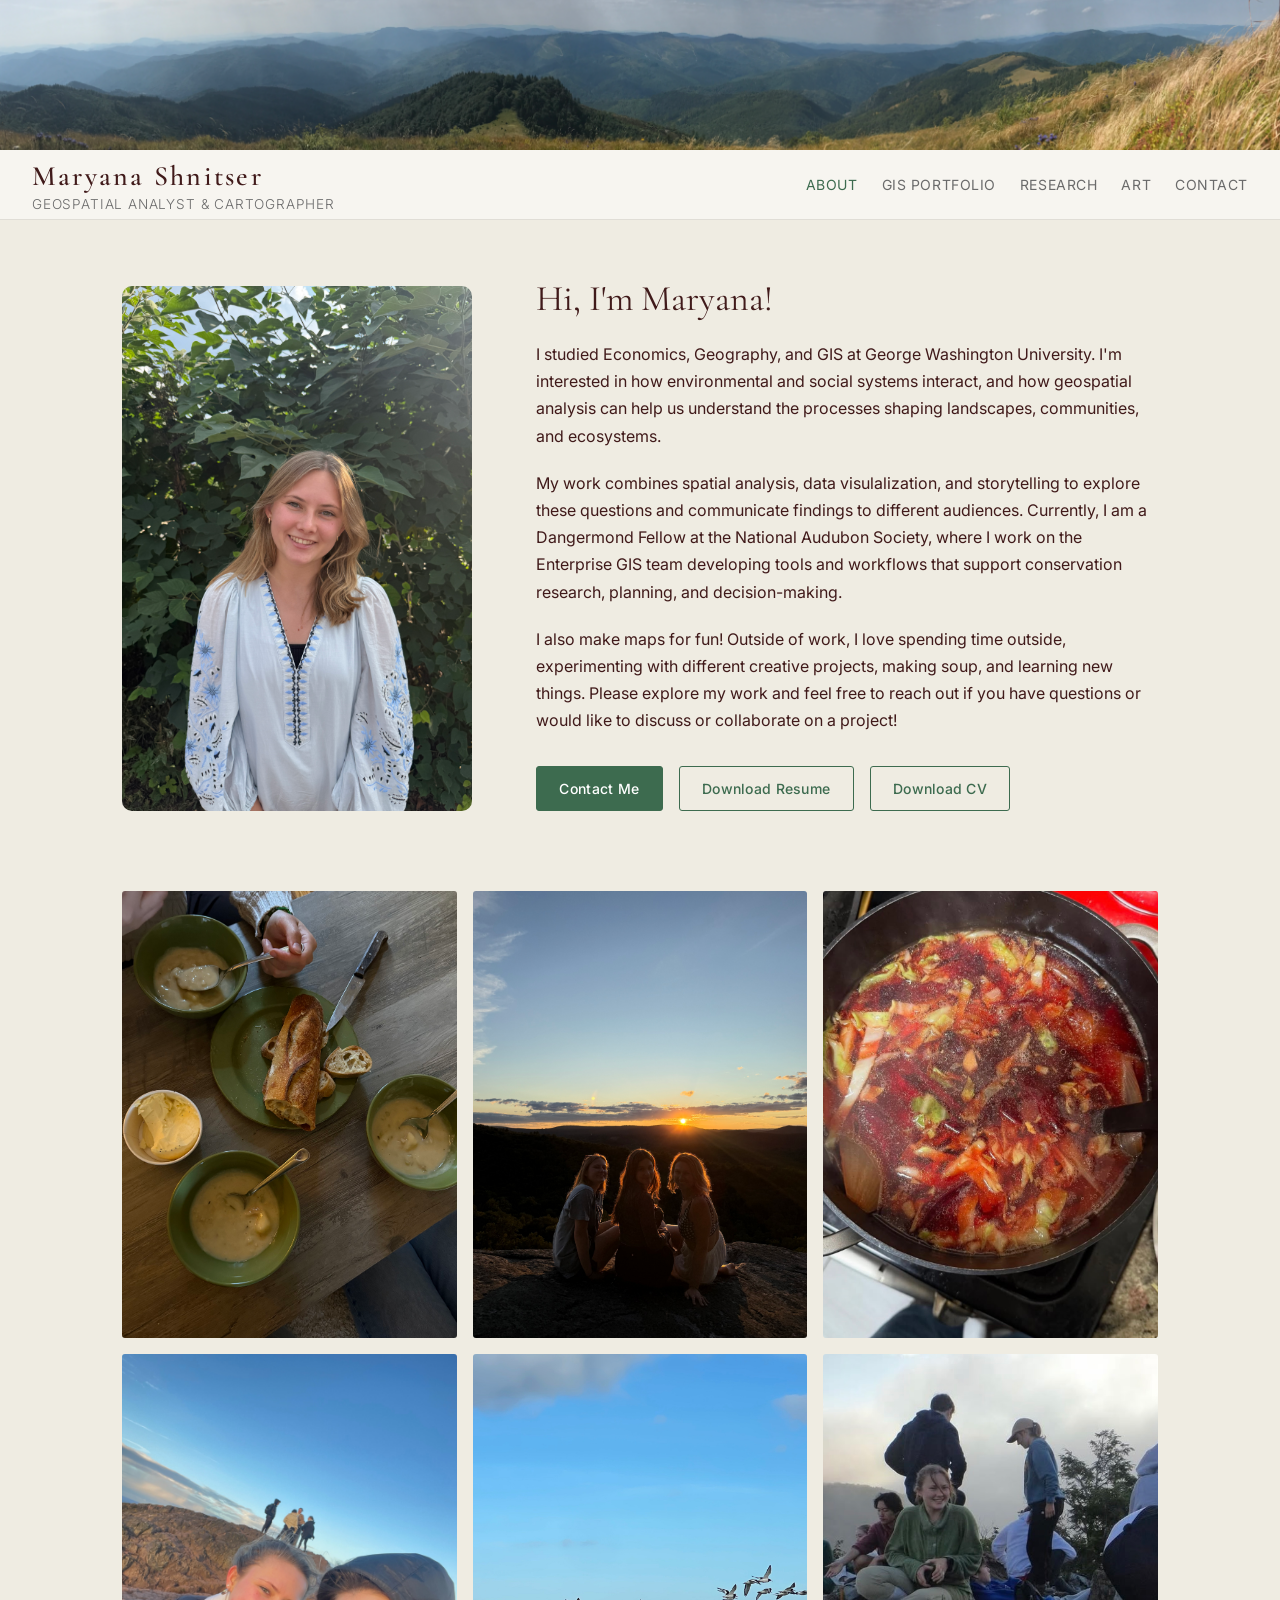
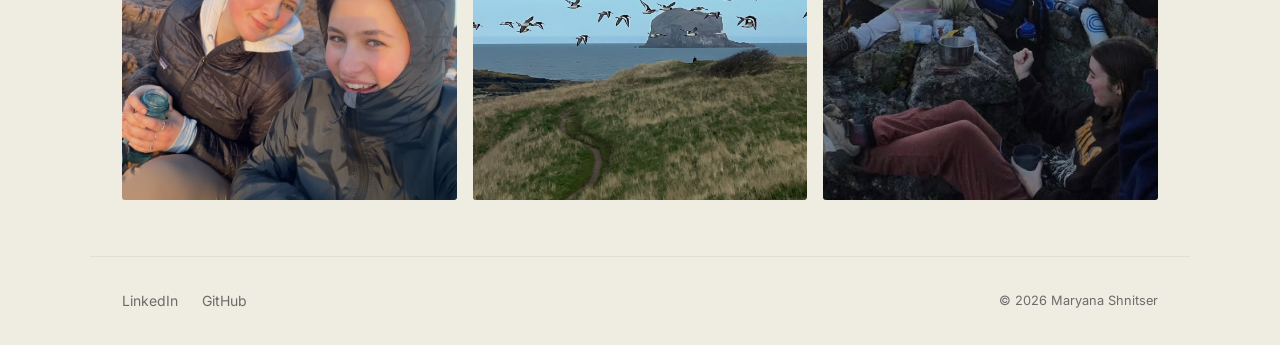
<file: index.html>
<!DOCTYPE html>
<html lang="en">
<head>
  
  <!-- Google tag (gtag.js) -->
<script async src="https://www.googletagmanager.com/gtag/js?id=G-DCJ69PJG3Q"></script>
<script>
  window.dataLayer = window.dataLayer || [];
  function gtag(){dataLayer.push(arguments);}
  gtag('js', new Date());

  gtag('config', 'G-DCJ69PJG3Q');
</script>

  <meta charset="UTF-8" />
  <meta name="viewport" content="width=device-width, initial-scale=1.0" />
  <title>Maryana Shnitser | GIS Portfolio</title>
  <link rel="stylesheet" href="css/style.css" />
   <link rel="icon" href="images/art7.jpg" />
  <link href="https://fonts.googleapis.com/css2?family=Cormorant+Garamond:wght@400;500;600&family=Inter:wght@300;400;500&display=swap" rel="stylesheet" />
</head>
<body>

    <div class="banner">
    <img src="images/banner.png" alt="" />
  </div>

  <nav>
    <div class="nav-name">
      <a href="index.html">Maryana Shnitser</a>
      <p>Geospatial Analyst & Cartographer</p>
    </div>
    <ul>
      <li><a href="index.html" class="active">About</a></li>
      <li><a href="portfolio.html">GIS Portfolio</a></li>
      <li><a href="research.html">Research</a></li>
      <li><a href="art.html">Art</a></li>
      <li><a href="contact.html">Contact</a></li>
    </ul>
  </nav>


  <main>
    <section class="about">

      <div class="about-photo">
        <img src="images/profile.JPG" alt="Photo of Maryana Shnitser" />
      </div>

      <div class="about-text">
        <h1>Hi, I'm Maryana!</h1>

        <p>
          I studied Economics, Geography, and GIS at George Washington University. I'm interested in how 
          environmental and social systems interact, and how geospatial analysis can help us understand 
          the processes shaping landscapes, communities, and ecosystems.
        </p>

        <p>
          My work combines spatial analysis, data visulalization, and storytelling to explore these questions
          and communicate findings to different audiences. Currently, I am a Dangermond Fellow at the National 
          Audubon Society, where I work on the Enterprise GIS team developing tools and workflows that support 
          conservation research, planning, and decision-making.
        </p>

        <p>
          I also make maps for fun! Outside of work, I love spending time outside, experimenting with
          different creative projects, making soup, and learning new things. Please explore my work and 
          feel free to reach out if you have questions or would like to discuss or collaborate on a project!
        </p>

        <div class="about-buttons">
          <a href="mailto:maryanashnitser@gmail.com" class="btn">Contact Me</a>
          <a href="files/resume.pdf" class="btn btn-outline" target="_blank">Download Resume</a>
          <a href="files/cv.pdf" class="btn btn-outline" target="_blank">Download CV</a>
        </div>
      </div>
    </section>

    <section class="gallery">
      <div class="photo-item"><img src="images/gallery1.jpg" alt="" /></div>
      <div class="photo-item"><img src="images/gallery2.jpg" alt="" /></div>
      <div class="photo-item"><img src="images/gallery5.jpg" alt="" /></div>
      <div class="photo-item"><img src="images/gallery6.jpg" alt="" /></div>
      <div class="photo-item"><img src="images/gallery4.jpg" alt="" /></div>
      <div class="photo-item"><img src="images/gallery3.jpg" alt="" /></div>
    </section>

  </main>

<footer>
  <div style="display: flex; gap: 1.5rem;">
    <a href="https://www.linkedin.com/in/maryana-shnitser-17753b220" target="_blank">LinkedIn</a>
    <a href="https://github.com/maryanashnitser" target="_blank">GitHub</a>
  </div>
  <p>© 2026 Maryana Shnitser</p>
</footer>

</body>
</html>
</file>
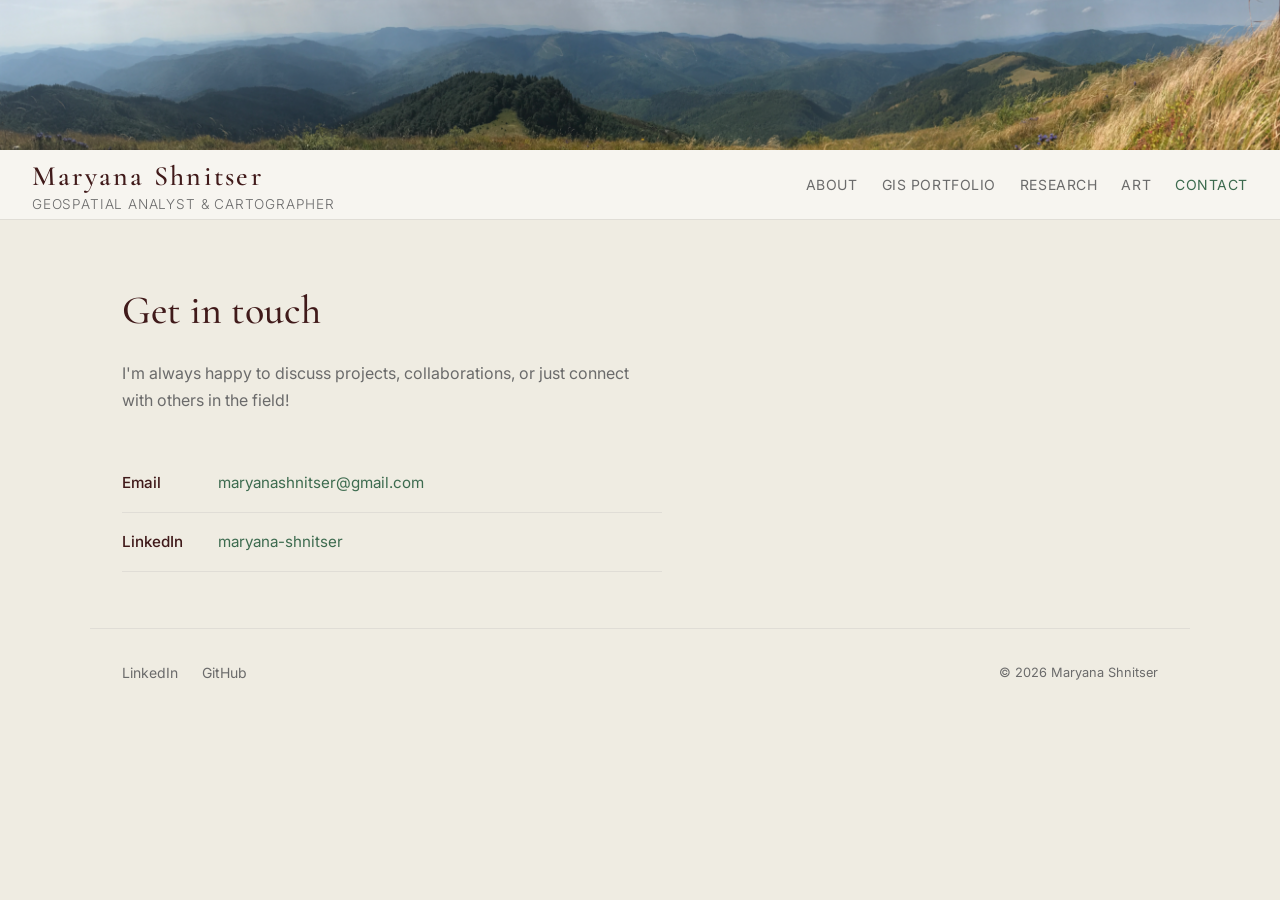
<file: contact.html>
<!DOCTYPE html>
<html lang="en">
<head>

  <!-- Google tag (gtag.js) -->
<script async src="https://www.googletagmanager.com/gtag/js?id=G-DCJ69PJG3Q"></script>
<script>
  window.dataLayer = window.dataLayer || [];
  function gtag(){dataLayer.push(arguments);}
  gtag('js', new Date());

  gtag('config', 'G-DCJ69PJG3Q');
</script>

  <meta charset="UTF-8" />
  <meta name="viewport" content="width=device-width, initial-scale=1.0" />
  <link rel="icon" href="images/art7.jpg" />
  <title>Contact | Maryana Shnitser</title>
  <link rel="stylesheet" href="css/style.css" />
  <link href="https://fonts.googleapis.com/css2?family=Cormorant+Garamond:wght@400;500;600&family=Inter:wght@300;400;500&display=swap" rel="stylesheet" />
  <style>
    .contact-wrap {
      max-width: 540px;
    }
    .contact-wrap h1 {
      font-family: var(--font-display);
      font-size: 2.5rem;
      font-weight: 500;
      margin-bottom: 1rem;
    }
    .contact-wrap p {
      color: var(--color-muted);
      margin-bottom: 2.5rem;
    }
    .contact-item {
      display: flex;
      align-items: center;
      gap: 1rem;
      padding: 1rem 0;
      border-bottom: 1px solid var(--color-border);
      font-size: 0.95rem;
    }
    .contact-label {
      font-weight: 500;
      min-width: 80px;
      color: var(--color-text);
    }
  </style>
</head>
<body>

  <div class="banner">
    <img src="images/banner.png" alt="" />
  </div>

  <nav>
    <div class="nav-name">
      <a href="index.html">Maryana Shnitser</a>
      <p>Geospatial Analyst & Cartographer</p>
    </div>
    <ul>
      <li><a href="index.html">About</a></li>
      <li><a href="portfolio.html">GIS Portfolio</a></li>
      <li><a href="research.html">Research</a></li>
      <li><a href="art.html">Art</a></li>
      <li><a href="contact.html" class="active">Contact</a></li>
    </ul>
  </nav>

  <main>
    <div class="contact-wrap">
      <h1>Get in touch </h1>
      <p>I'm always happy to discuss projects, 
        collaborations, or just connect with others in the field! </p>

      <div class="contact-item">
        <span class="contact-label">Email</span>
        <a href="mailto:maryanashnitser@gmail.com">maryanashnitser@gmail.com</a>
      </div>
      <div class="contact-item">
        <span class="contact-label">LinkedIn</span>
        <a href="https://www.linkedin.com/in/maryana-shnitser-17753b220" target="_blank">maryana-shnitser</a>
      </div>
    </div>
  </main>

<footer>
  <div style="display: flex; gap: 1.5rem;">
    <a href="https://www.linkedin.com/in/maryana-shnitser-17753b220" target="_blank">LinkedIn</a>
    <a href="https://github.com/maryanashnitser" target="_blank">GitHub</a>
  </div>
  <p>© 2026 Maryana Shnitser</p>
</footer>

</body>
</html>
</file>
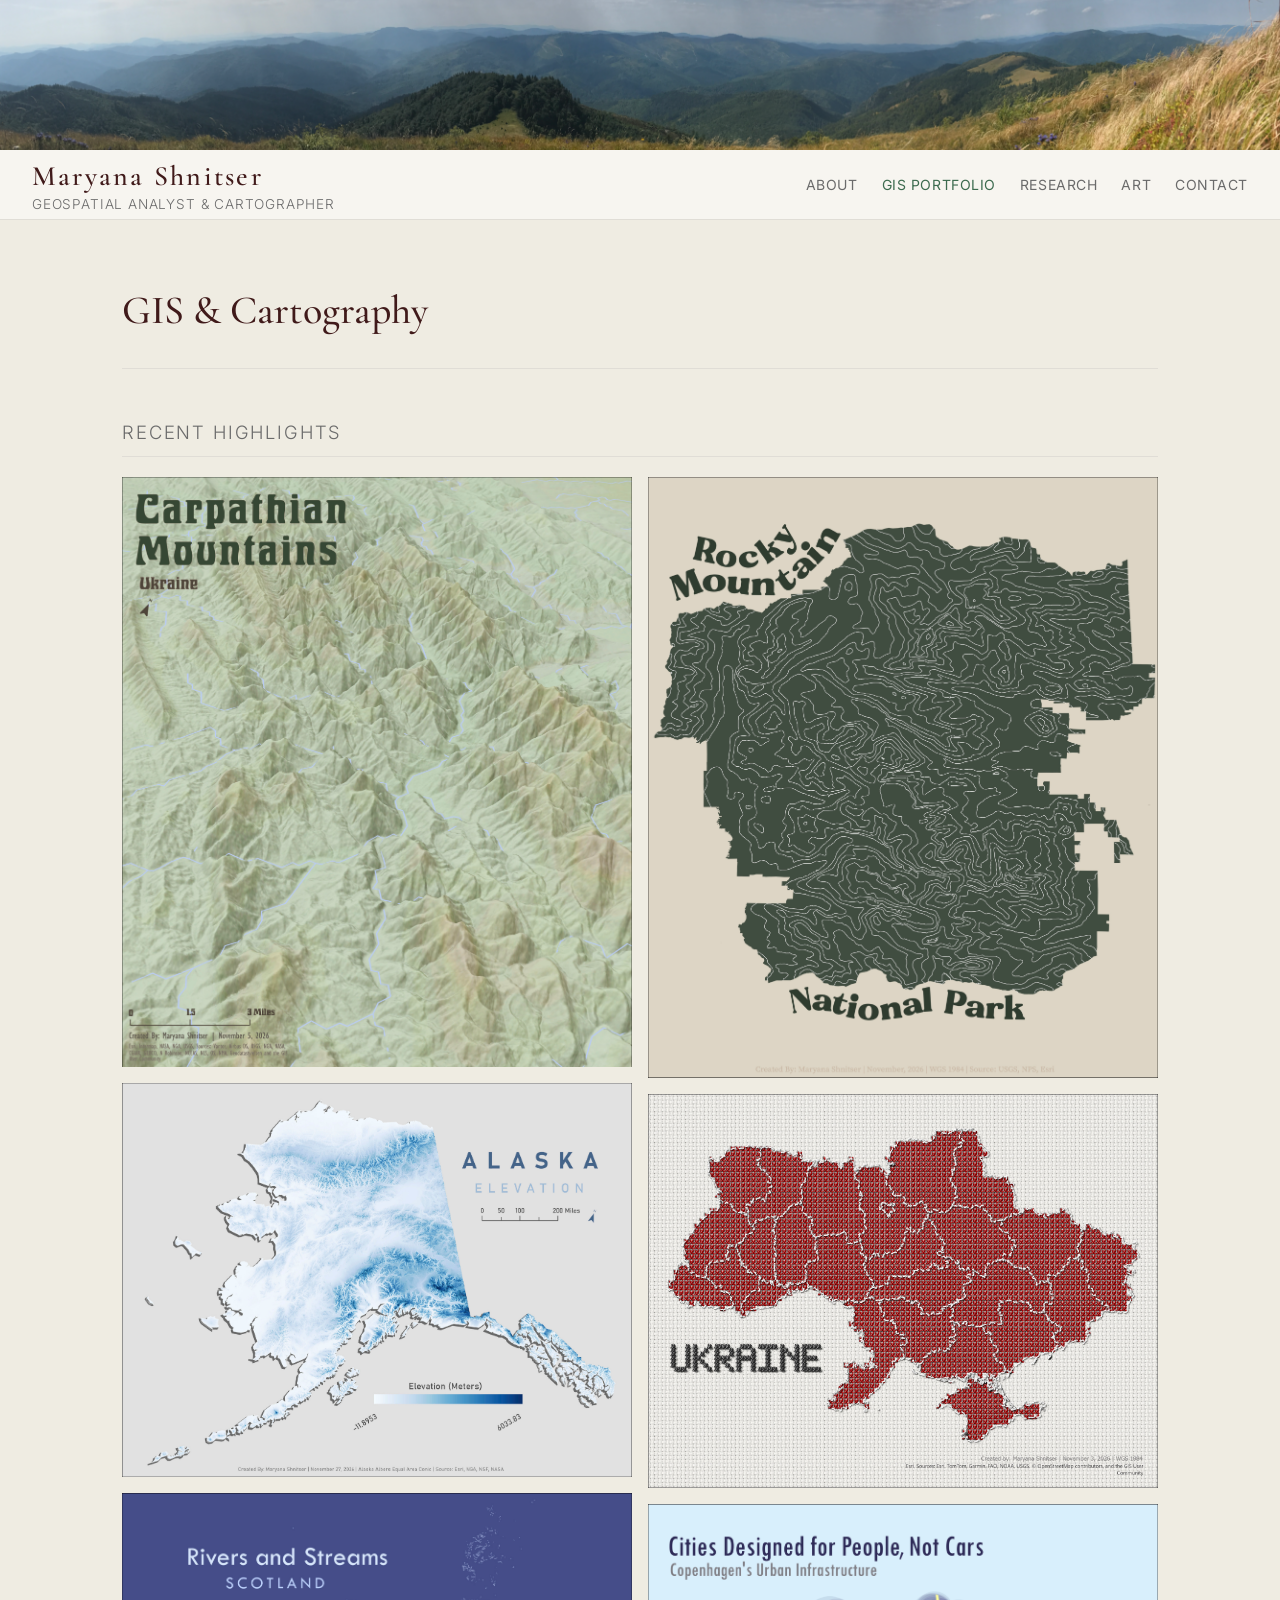
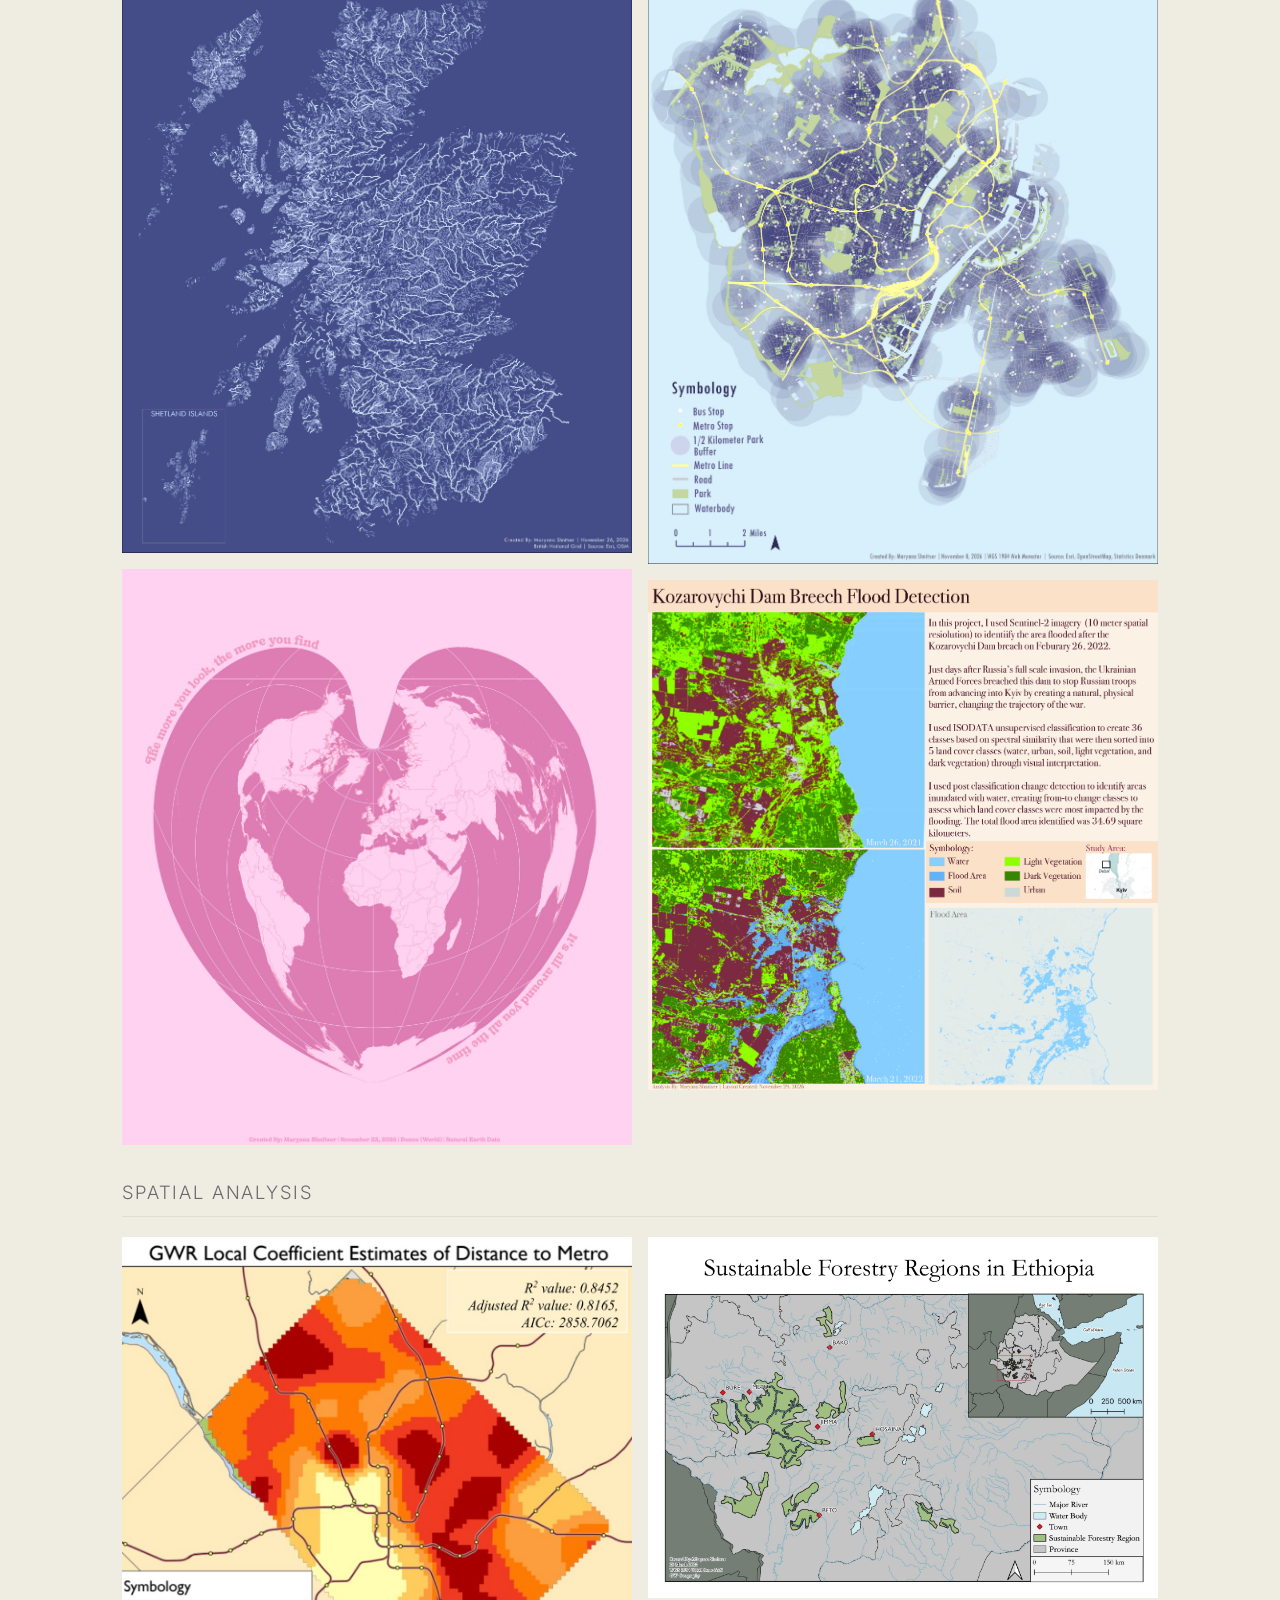
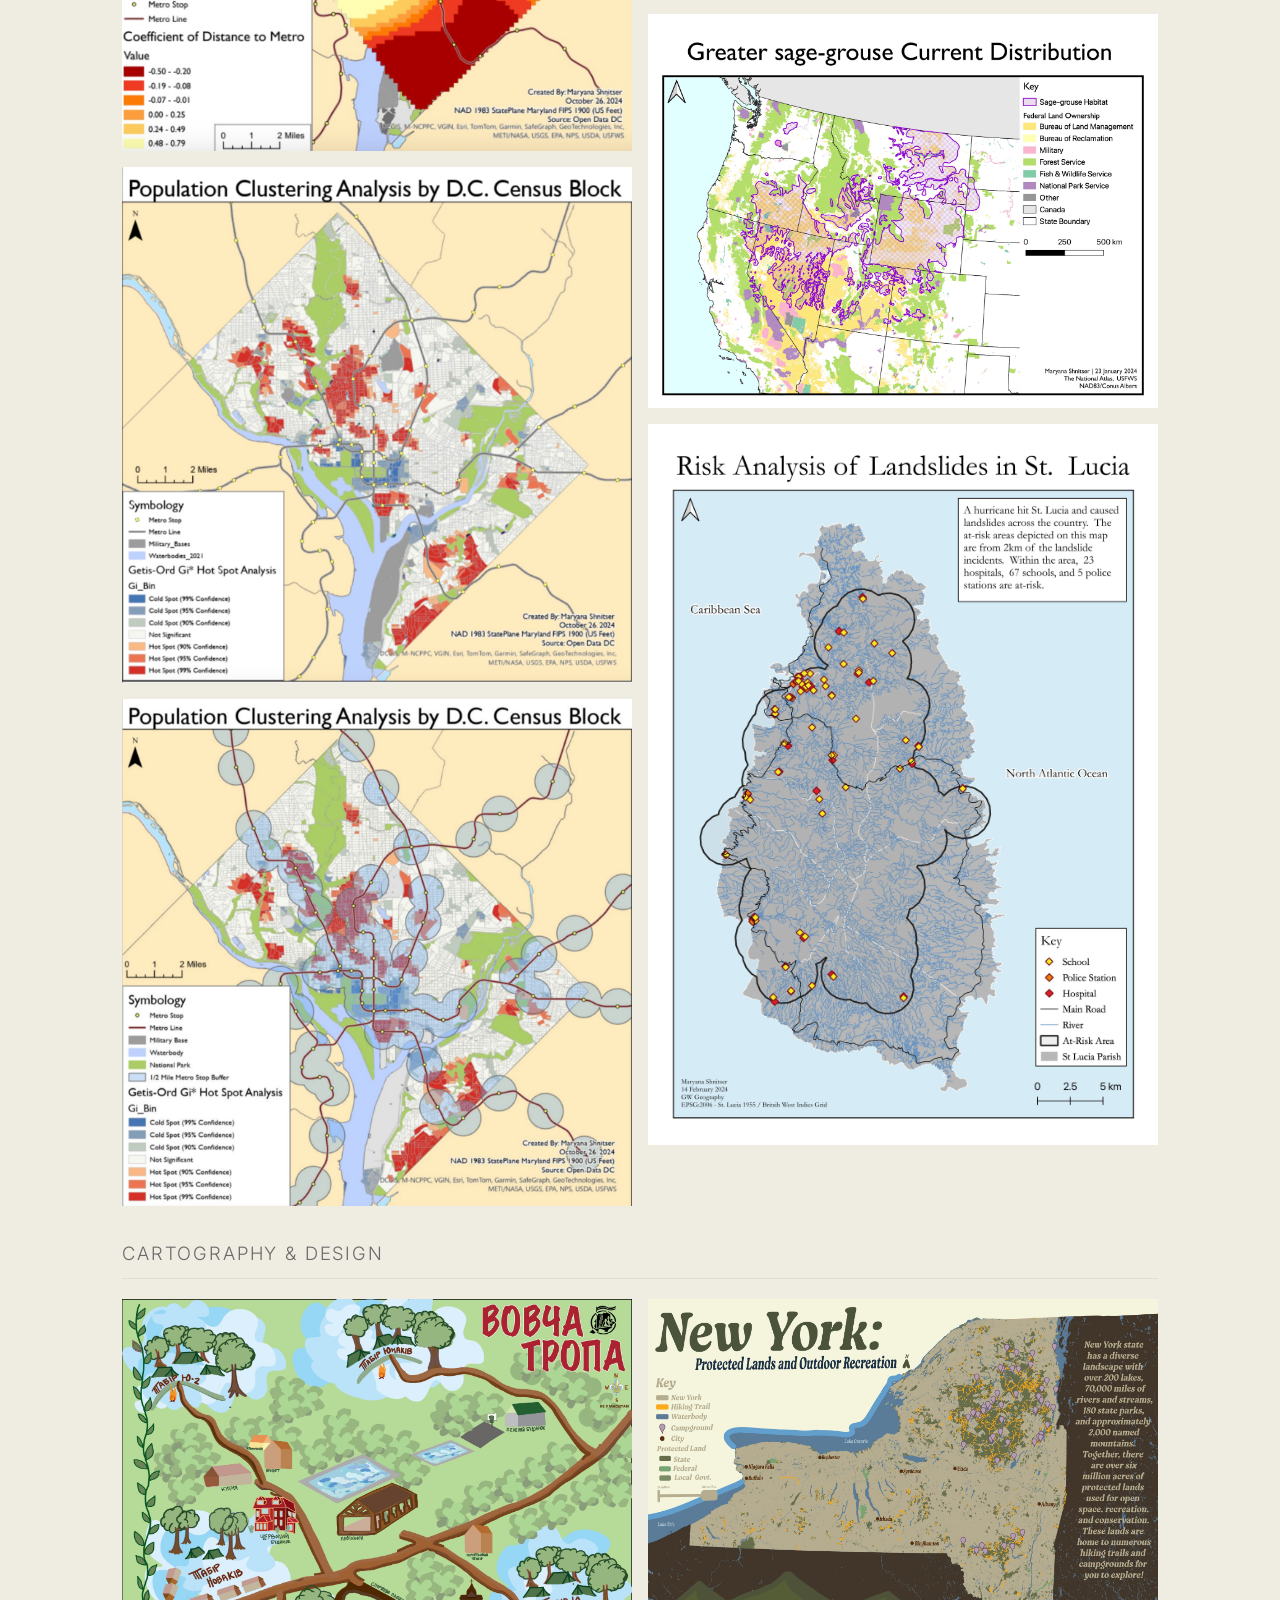
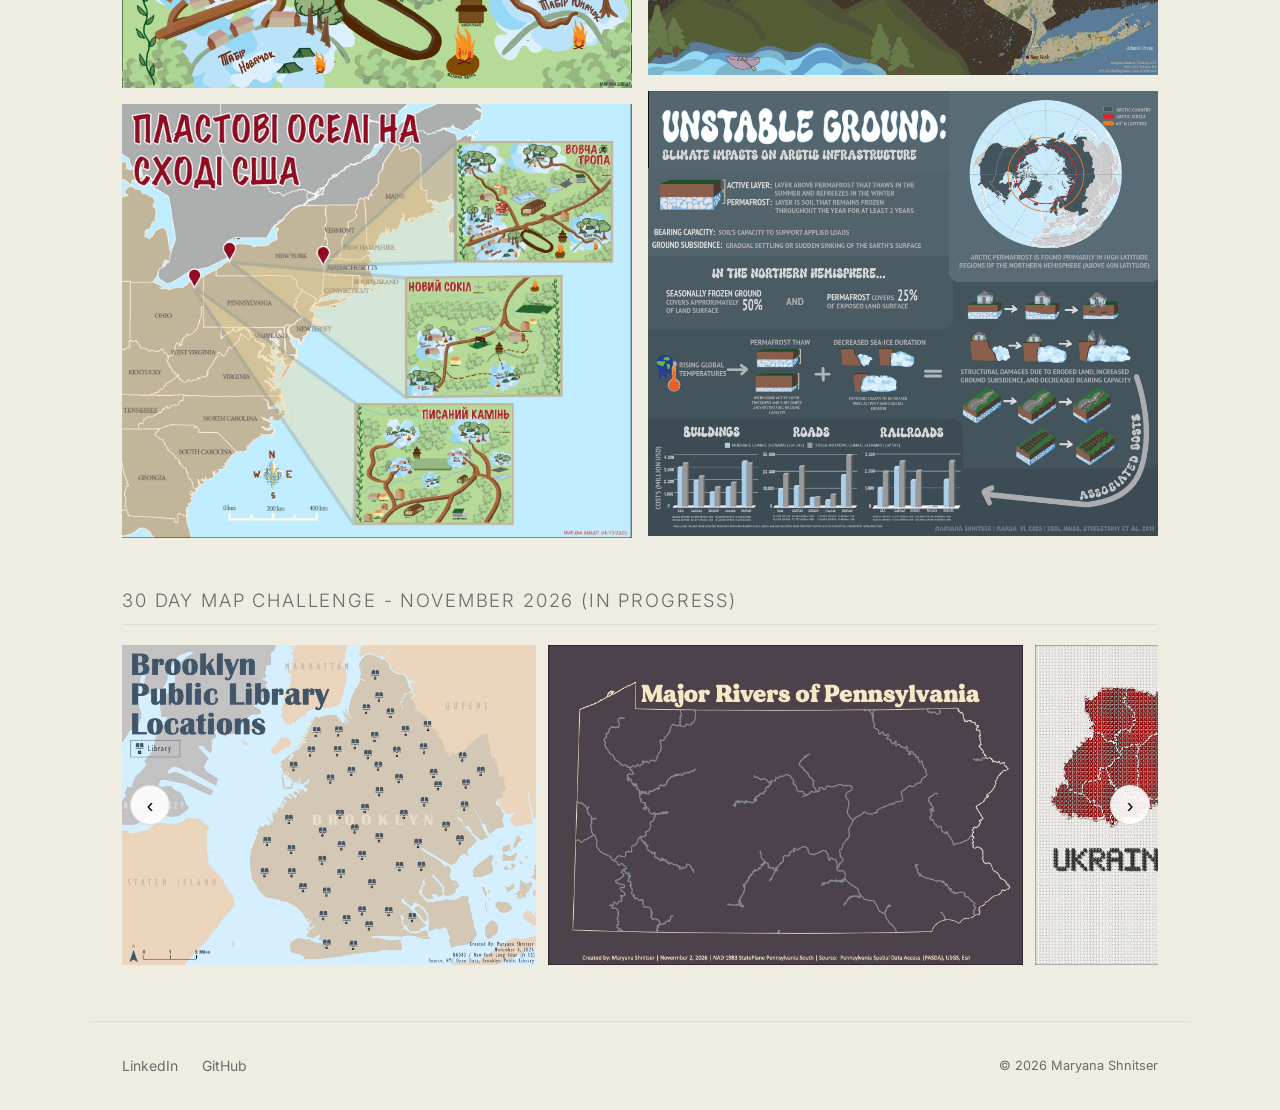
<file: portfolio.html>
<!DOCTYPE html>
<html lang="en">
<head>

  <!-- Google tag (gtag.js) -->
  <script async src="https://www.googletagmanager.com/gtag/js?id=G-DCJ69PJG3Q"></script>
  <script>
    window.dataLayer = window.dataLayer || [];
    function gtag(){dataLayer.push(arguments);}
    gtag('js', new Date());

    gtag('config', 'G-DCJ69PJG3Q');
  </script>

  <meta charset="UTF-8" />
  <meta name="viewport" content="width=device-width, initial-scale=1.0" />
  <title>GIS Portfolio | Maryana Shnitser</title>
  <link rel="stylesheet" href="css/style.css" />
  <link rel="icon" href="images/art7.jpg" />
  <link href="https://fonts.googleapis.com/css2?family=Cormorant+Garamond:wght@400;500;600&family=Inter:wght@300;400;500&display=swap" rel="stylesheet" />
  <style>

    .page-header { margin-bottom: 3rem; border-bottom: 1px solid var(--color-border); padding-bottom: 1.5rem; }
    .page-header h1 { font-family: var(--font-display); font-size: 2.5rem; font-weight: 500; }
    .page-header p { color: var(--color-muted); margin-top: 0.5rem; }

    .section-label {
      font-size: 1.15rem;
      text-transform: uppercase;
      letter-spacing: 0.1em;
      color: var(--color-muted);
      font-weight: 300;
      margin: 2rem 0 1.25rem;
      padding-bottom: 0.5rem;
      border-bottom: 1px solid var(--color-border);
    }

    .projects {
      columns: 2;
      gap: 1rem;
    }

    .project-card {
      break-inside: avoid;
      margin-bottom: 1rem;
      border: none;
      background: transparent;
    }

    .project-card img {
      width: 100%;
      object-fit: contain;
    }

    .project-card img:hover {
      opacity: 0.85;
    }

    @media (max-width: 768px) {
      .projects { columns: 2; }
    }

    /* ---------- Slider ---------- */
    .slider {
      position: relative;
    }

    .projects--slider {
      columns: auto;
      display: flex;
      align-items: center;
      gap: 0.75rem;
      overflow-x: auto;
      scroll-snap-type: x mandatory;
      scroll-behavior: smooth;
      scrollbar-width: none;
    }

    .projects--slider::-webkit-scrollbar {
      display: none;
    }

    .projects--slider .project-card {
      flex: 0 0 auto;
      margin-bottom: 0;
      scroll-snap-align: start;
    }

    .projects--slider .project-card img {
      height: 320px;
      width: auto;
      max-width: none;
      display: block;
    }

    .slider-btn {
      position: absolute;
      top: 50%;
      transform: translateY(-50%);
      z-index: 2;
      width: 2.5rem;
      height: 2.5rem;
      border: 1px solid var(--color-border);
      border-radius: 50%;
      background: rgba(255, 255, 255, 0.9);
      cursor: pointer;
      font-size: 1.25rem;
      line-height: 1;
    }

    .slider-btn:hover {
      background: #fff;
    }

    .slider-btn--prev { left: 0.5rem; }
    .slider-btn--next { right: 0.5rem; }

    @media (max-width: 768px) {
      .projects--slider .project-card img { height: 220px; }
    }

  </style>
</head>
<body>

  <div class="banner">
    <img src="images/banner.png" alt="" />
  </div>

  <nav>
    <div class="nav-name">
      <a href="index.html">Maryana Shnitser</a>
      <p>Geospatial Analyst & Cartographer</p>
    </div>
    <ul>
      <li><a href="index.html">About</a></li>
      <li><a href="portfolio.html" class="active">GIS Portfolio</a></li>
      <li><a href="research.html">Research</a></li>
      <li><a href="art.html">Art</a></li>
      <li><a href="contact.html">Contact</a></li>
    </ul>
  </nav>

  <main>
    <div class="page-header">
      <h1>GIS & Cartography</h1>
    </div>

    <p class="section-label">Recent Highlights</p>

    <div class="projects">
      <div class="project-card">
        <img src="images/day5.jpg" alt="" />
      </div>
      <div class="project-card">
        <img src="images/day27.jpg" alt="" />
      </div>
      <div class="project-card">
        <img src="images/day26.jpg" alt="" />
      </div>
      <div class="project-card">
        <img src="images/day22.jpg" alt="" />
      </div>
      <div class="project-card">
        <img src="images/day17.jpg" alt="" />
      </div>
      <div class="project-card">
        <img src="images/day3.jpg" alt="" />
      </div>
      <div class="project-card">
        <img src="images/day8.jpg" alt="" />
      </div>
      <div class="project-card">
        <img src="images/day29.jpg" alt="" />
      </div>
    </div>

    <p class="section-label">Spatial Analysis</p>

    <div class="projects">
      <div class="project-card">
        <img src="images/gis7.jpg" alt="" />
      </div>
      <div class="project-card">
        <img src="images/pop.jpg" alt="" />
      </div>
      <div class="project-card">
        <img src="images/pop2.jpg" alt="" />
      </div>
      <div class="project-card">
        <img src="images/gis9.jpg" alt="" />
      </div>
      <div class="project-card">
        <img src="images/gis5.jpg" alt="" />
      </div>
      <div class="project-card">
        <img src="images/gis10.jpg" alt="" />
      </div>
    </div>

    <p class="section-label">Cartography & Design</p>

    <div class="projects">
      <div class="project-card">
        <img src="images/gis4.jpg" alt="" />
      </div>
      <div class="project-card">
        <img src="images/gis1.jpg" alt="" />
      </div>
      <div class="project-card">
        <img src="images/gis6.jpg" alt="" />
      </div>
      <div class="project-card">
        <img src="images/gis3.jpg" alt="" />
      </div>
    </div>

    
    <p class="section-label">30 Day Map Challenge - November 2026 (In Progress)</p>

    <div class="slider">
      <button class="slider-btn slider-btn--prev" aria-label="Previous">&#8249;</button>

      <div class="projects projects--slider">
        <div class="project-card">
          <img src="images/day1.jpg" alt="Day 1" />
        </div>
        <div class="project-card">
          <img src="images/day2.jpg" alt="Day 2" />
        </div>
        <div class="project-card">
          <img src="images/day3.jpg" alt="Day 3" />
        </div>
        <div class="project-card">
          <img src="images/day4.jpg" alt="Day 4" />
        </div>
        <div class="project-card">
          <img src="images/day5.jpg" alt="Day 5" />
        </div>
        <div class="project-card">
          <img src="images/day6.jpg" alt="Day 6" />
        </div>
        <div class="project-card">
          <img src="images/day7.jpg" alt="Day 7" />
        </div>
        <div class="project-card">
          <img src="images/day8.jpg" alt="Day 8" />
        </div>
        <div class="project-card">
          <img src="images/day9.jpg" alt="Day 9" />
        </div>
        <div class="project-card">
          <img src="images/day10.jpg" alt="Day 10" />
        </div>
        <div class="project-card">
          <img src="images/day11.jpg" alt="Day 11" />
        </div>
        <div class="project-card">
          <img src="images/day12.jpg" alt="Day 12" />
        </div>
        <div class="project-card">
          <img src="images/day13.jpg" alt="Day 13" />
        </div>
        <div class="project-card">
          <img src="images/day14.jpg" alt="Day 14" />
        </div>
        <div class="project-card">
          <img src="images/day15.jpg" alt="Day 15" />
        </div>
        <div class="project-card">
          <img src="images/day17.jpg" alt="Day 17" />
        </div>
        <div class="project-card">
          <img src="images/day18.jpg" alt="Day 18" />
        </div>
        <div class="project-card">
          <img src="images/day19.jpg" alt="Day 19" />
        </div>
        <div class="project-card">
          <img src="images/day20.jpg" alt="Day 20" />
        </div>
        <div class="project-card">
          <img src="images/day21.jpg" alt="Day 21" />
        </div>
        <div class="project-card">
          <img src="images/day22.jpg" alt="Day 22" />
        </div>
        <div class="project-card">
          <img src="images/day23.jpg" alt="Day 23" />
        </div>
        <div class="project-card">
          <img src="images/day24.jpg" alt="Day 24" />
        </div>
        <div class="project-card">
          <img src="images/day25.jpg" alt="Day 25" />
        </div>
        <div class="project-card">
          <img src="images/day26.jpg" alt="Day 26" />
        </div>
        <div class="project-card">
          <img src="images/day27.jpg" alt="Day 27" />
        </div>
        <div class="project-card">
          <img src="images/day29.jpg" alt="Day 29" />
        </div>
      </div>

      <button class="slider-btn slider-btn--next" aria-label="Next">&#8250;</button>
    </div>

  </main>

  <footer>
    <div style="display: flex; gap: 1.5rem;">
      <a href="https://www.linkedin.com/in/maryana-shnitser-17753b220" target="_blank">LinkedIn</a>
      <a href="https://github.com/maryanashnitser" target="_blank">GitHub</a>
    </div>
    <p>© 2026 Maryana Shnitser</p>
  </footer>

  <!-- slider-->
  <script>
    document.querySelectorAll('.slider').forEach(function (slider) {
      var track = slider.querySelector('.projects--slider');
      var prev = slider.querySelector('.slider-btn--prev');
      var next = slider.querySelector('.slider-btn--next');

      function step() {
        return track.clientWidth * 0.8;
      }

      prev.addEventListener('click', function () {
        track.scrollBy({ left: -step(), behavior: 'smooth' });
      });

      next.addEventListener('click', function () {
        track.scrollBy({ left: step(), behavior: 'smooth' });
      });
    });
  </script>

</body>
</html>
</file>
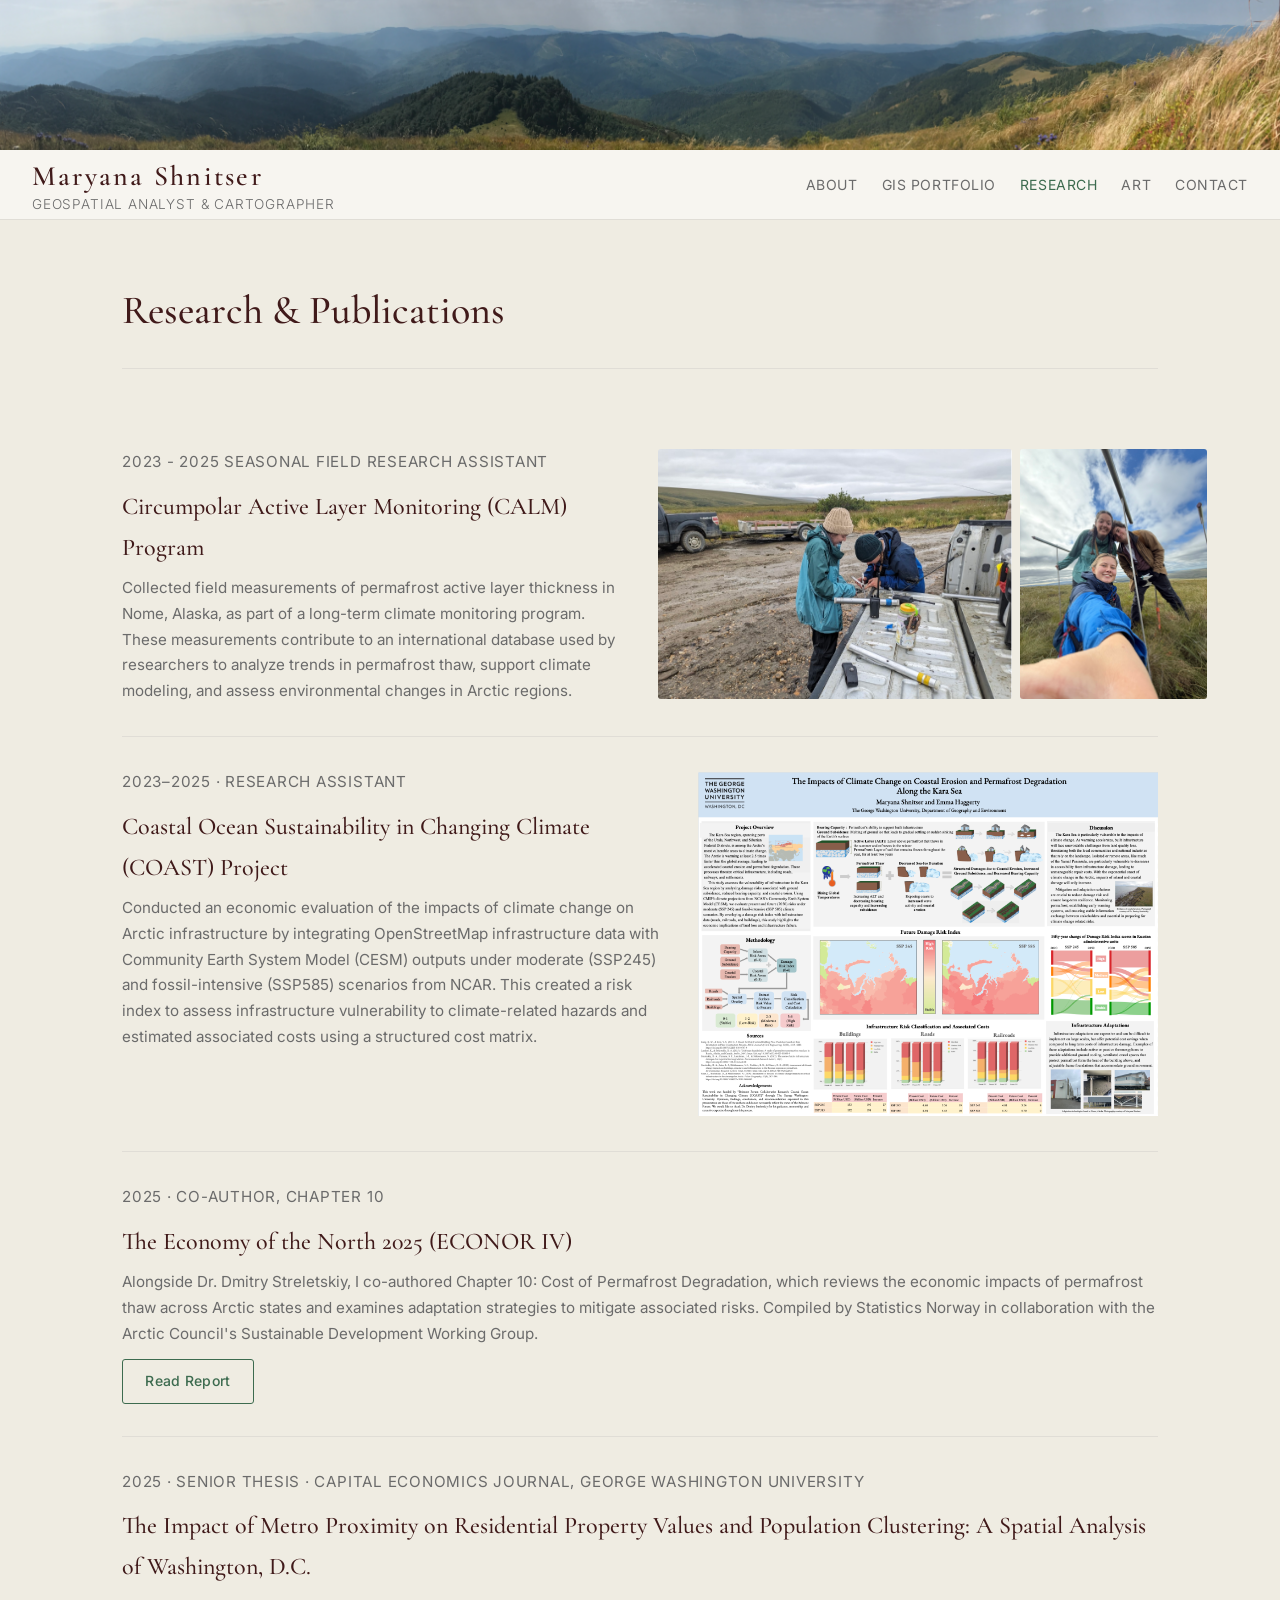
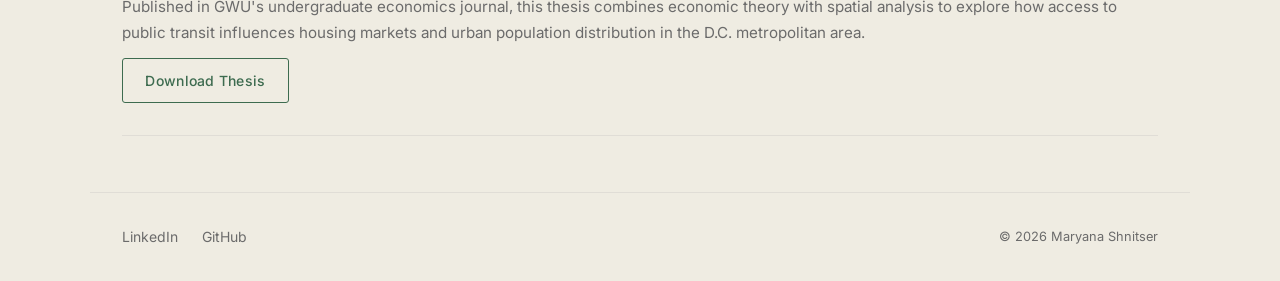
<file: research.html>
<!DOCTYPE html>
<html lang="en">
<head>

  <!-- Google tag (gtag.js) -->
<script async src="https://www.googletagmanager.com/gtag/js?id=G-DCJ69PJG3Q"></script>
<script>
  window.dataLayer = window.dataLayer || [];
  function gtag(){dataLayer.push(arguments);}
  gtag('js', new Date());

  gtag('config', 'G-DCJ69PJG3Q');
</script>
  <meta charset="UTF-8" />
  <meta name="viewport" content="width=device-width, initial-scale=1.0" />
  <title>Research | Maryana Shnitser</title>
  <link rel="stylesheet" href="css/style.css" />
  <link rel="icon" href="images/art7.jpg" />
  <link href="https://fonts.googleapis.com/css2?family=Cormorant+Garamond:wght@400;500;600&family=Inter:wght@300;400;500&display=swap" rel="stylesheet" />
  <style>
    .page-header { margin-bottom: 3rem; border-bottom: 1px solid var(--color-border); padding-bottom: 1.5rem; }
    .page-header h1 { font-family: var(--font-display); font-size: 2.5rem; font-weight: 500; }
    .page-header p { color: var(--color-muted); margin-top: 0.5rem; }

    .research-item {
      padding: 2rem 0;
      border-bottom: 1px solid var(--color-border);
      max-width: px;
    }
    .research-item h2 {
      font-family: var(--font-display);
      font-size: 1.5rem;
      font-weight: 500;
      margin-bottom: 0.4rem;
    }
    .research-meta {
      font-size: 0.8rem;
      color: var(--color-accent);
      letter-spacing: 0.05em;
      text-transform: uppercase;
      margin-bottom: 0.75rem;
    }
    .research-item p {
      color: var(--color-muted);
      font-size: 0.95rem;
      line-height: 1.7;
    }
    .research-row {
  display: flex;
  gap: 2rem;
  align-items: start;
}

.research-text {
  flex: 1;
}

.research-photo {
  width: 500px;
  flex-shrink: 0;
  display: flex;
  flex-direction: row;
  gap: 0.5rem;
}

.research-photo img {
  width: 100%;
  height: 250px;
  object-fit: cover;
  border-radius: 3px;
}

.research-photo1 {
  width: 460px;
  flex-shrink: 0;
  display: flex;
  flex-direction: column;
  gap: 0.5rem;
}

.research-photo1 img {
  width: 100%;
  height: 350px;
  object-fit: contain;
  border-radius: 3px;
}

  </style>
</head>
<body>

    <div class="banner">
    <img src="images/banner.png" alt="" />
  </div>

  <nav>
    <div class="nav-name">
      <a href="index.html">Maryana Shnitser</a>
      <p>Geospatial Analyst & Cartographer</p>
    </div>
    <ul>
      <li><a href="index.html">About</a></li>
      <li><a href="portfolio.html">GIS Portfolio</a></li>
      <li><a href="research.html" class="active">Research</a></li>
      <li><a href="art.html">Art</a></li>
      <li><a href="contact.html">Contact</a></li>
    </ul>
  </nav>

  <main>
    <div class="page-header">
      <h1>Research & Publications</h1>
    </div>


<div class="research-item">
  <div class="research-row">
    <div class="research-text">
      <p class="research-meta">2023 - 2025 Seasonal Field Research Assistant</p>
      <h2>Circumpolar Active Layer Monitoring (CALM) Program</h2>
      <p>Collected field measurements of permafrost active layer thickness in Nome, Alaska,
        as part of a long-term climate monitoring program. These measurements contribute to
        an international database used by researchers to analyze trends in permafrost thaw,
        support climate modeling, and assess environmental changes in Arctic regions.
      </p>
    </div>
    <div class="research-photo">
      <img src="images/calm.jpg" alt="2023 CALM field research" />
      <img src="images/calm1.jpg" alt="2025 CALM field research" />
    </div>
  </div>
</div>

<div class="research-item">
  <div class="research-row">
    <div class="research-text">
      <p class="research-meta">2023–2025 · Research Assistant</p>
      <h2>Coastal Ocean Sustainability in Changing Climate (COAST) Project</h2>
      <p>Conducted an economic evaluation of the impacts of climate change on Arctic infrastructure by integrating OpenStreetMap infrastructure data with Community Earth System Model (CESM) outputs under moderate (SSP245) and fossil-intensive (SSP585) scenarios from NCAR. This created a risk index to assess infrastructure vulnerability to climate-related hazards and estimated associated costs using a structured cost matrix.</p>
    </div>
    <div class="research-photo1">
      <img src="images/coast.png" alt="COAST project" />
    </div>
  </div>
</div>

<div class="research-item">
  <div class="research-row">
    <div class="research-text">
      <p class="research-meta">2025 · Co-author, Chapter 10</p>
      <h2>The Economy of the North 2025 (ECONOR IV)</h2>
      <p>Alongside Dr. Dmitry Streletskiy, I co-authored Chapter 10: Cost of Permafrost Degradation, which reviews the economic impacts of permafrost thaw across Arctic states and examines adaptation strategies to mitigate associated risks. Compiled by Statistics Norway in collaboration with the Arctic Council's Sustainable Development Working Group.</p>
      <a href="https://www.ssb.no/natur-og-miljo/miljoregnskap/artikler/the-economy-of-the-north--econor-2025/_/attachment/inline/272dc674-b6ee-44ef-85d6-7900a445123d:a2e5f3ad50def1799825100a4b86b1a167a41823/SA180_ECONOR2025_low.pdf" target="_blank" class="btn btn-outline" style="margin-top:0.75rem; display:inline-block;">Read Report</a>
    </div>
   <!-- <div class="research-photo1">
      <img src="images/econor3.jpg"alt="ECONOR IV report" />
      <img src="images/econor2.png" alt="ECONOR IV report" /> 
    </div> -->
  </div>
</div>


<div class="research-item">
  <div class="research-row">
    <div class="research-text">
      <p class="research-meta">2025 · Senior Thesis · Capital Economics Journal, George Washington University</p>
      <h2>The Impact of Metro Proximity on Residential Property Values and Population Clustering: A Spatial Analysis of Washington, D.C.</h2>
      <p>Published in GWU's undergraduate economics journal, this thesis combines economic theory with spatial analysis to explore how access to public transit influences housing markets and urban population distribution in the D.C. metropolitan area.</p>
      <a href="https://www.gwuues.org/_files/ugd/af29b4_5460fbffe7e44a9c9c7c55cb66b73588.pdf" target="_blank" class="btn btn-outline" style="margin-top:0.75rem; display:inline-block;">Download Thesis</a>
    </div>
  </div>
</div>

  </main>

<footer>
  <div style="display: flex; gap: 1.5rem;">
    <a href="https://www.linkedin.com/in/maryana-shnitser-17753b220" target="_blank">LinkedIn</a>
    <a href="https://github.com/maryanashnitser" target="_blank">GitHub</a>
  </div>
  <p>© 2026 Maryana Shnitser</p>
</footer>

</body>
</html>
</file>
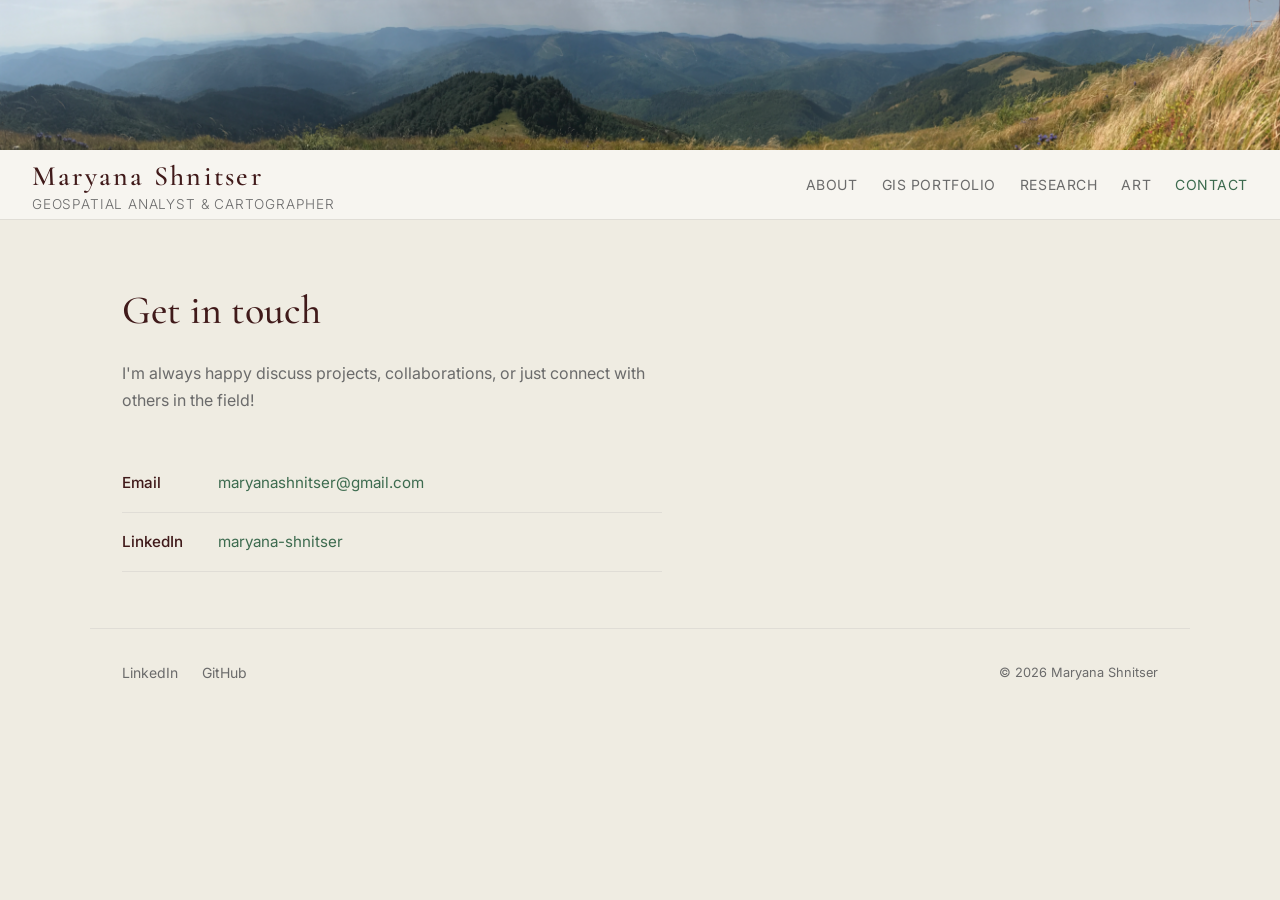
<file: portfolio/contact.html>
<!DOCTYPE html>
<html lang="en">
<head>
  <meta charset="UTF-8" />
  <meta name="viewport" content="width=device-width, initial-scale=1.0" />
  <link rel="icon" href="images/art7.jpg" />
  <title>Contact | Maryana Shnitser</title>
  <link rel="stylesheet" href="css/style.css" />
  <link href="https://fonts.googleapis.com/css2?family=Cormorant+Garamond:wght@400;500;600&family=Inter:wght@300;400;500&display=swap" rel="stylesheet" />
  <style>
    .contact-wrap {
      max-width: 540px;
    }
    .contact-wrap h1 {
      font-family: var(--font-display);
      font-size: 2.5rem;
      font-weight: 500;
      margin-bottom: 1rem;
    }
    .contact-wrap p {
      color: var(--color-muted);
      margin-bottom: 2.5rem;
    }
    .contact-item {
      display: flex;
      align-items: center;
      gap: 1rem;
      padding: 1rem 0;
      border-bottom: 1px solid var(--color-border);
      font-size: 0.95rem;
    }
    .contact-label {
      font-weight: 500;
      min-width: 80px;
      color: var(--color-text);
    }
  </style>
</head>
<body>

  <div class="banner">
    <img src="images/banner.png" alt="" />
  </div>

  <nav>
    <div class="nav-name">
      <a href="index.html">Maryana Shnitser</a>
      <p>Geospatial Analyst & Cartographer</p>
    </div>
    <ul>
      <li><a href="index.html">About</a></li>
      <li><a href="portfolio.html">GIS Portfolio</a></li>
      <li><a href="research.html">Research</a></li>
      <li><a href="art.html">Art</a></li>
      <li><a href="contact.html" class="active">Contact</a></li>
    </ul>
  </nav>

  <main>
    <div class="contact-wrap">
      <h1>Get in touch </h1>
      <p>I'm always happy discuss projects, 
        collaborations, or just connect with others in the field! </p>

      <div class="contact-item">
        <span class="contact-label">Email</span>
        <a href="mailto:maryanashnitser@gmail.com">maryanashnitser@gmail.com</a>
      </div>
      <div class="contact-item">
        <span class="contact-label">LinkedIn</span>
        <a href="https://www.linkedin.com/in/maryana-shnitser-17753b220" target="_blank">maryana-shnitser</a>
      </div>
    </div>
  </main>

<footer>
  <div style="display: flex; gap: 1.5rem;">
    <a href="https://www.linkedin.com/in/maryana-shnitser-17753b220" target="_blank">LinkedIn</a>
    <a href="https://github.com/maryanashnitser" target="_blank">GitHub</a>
  </div>
  <p>© 2026 Maryana Shnitser</p>
</footer>

</body>
</html>
</file>
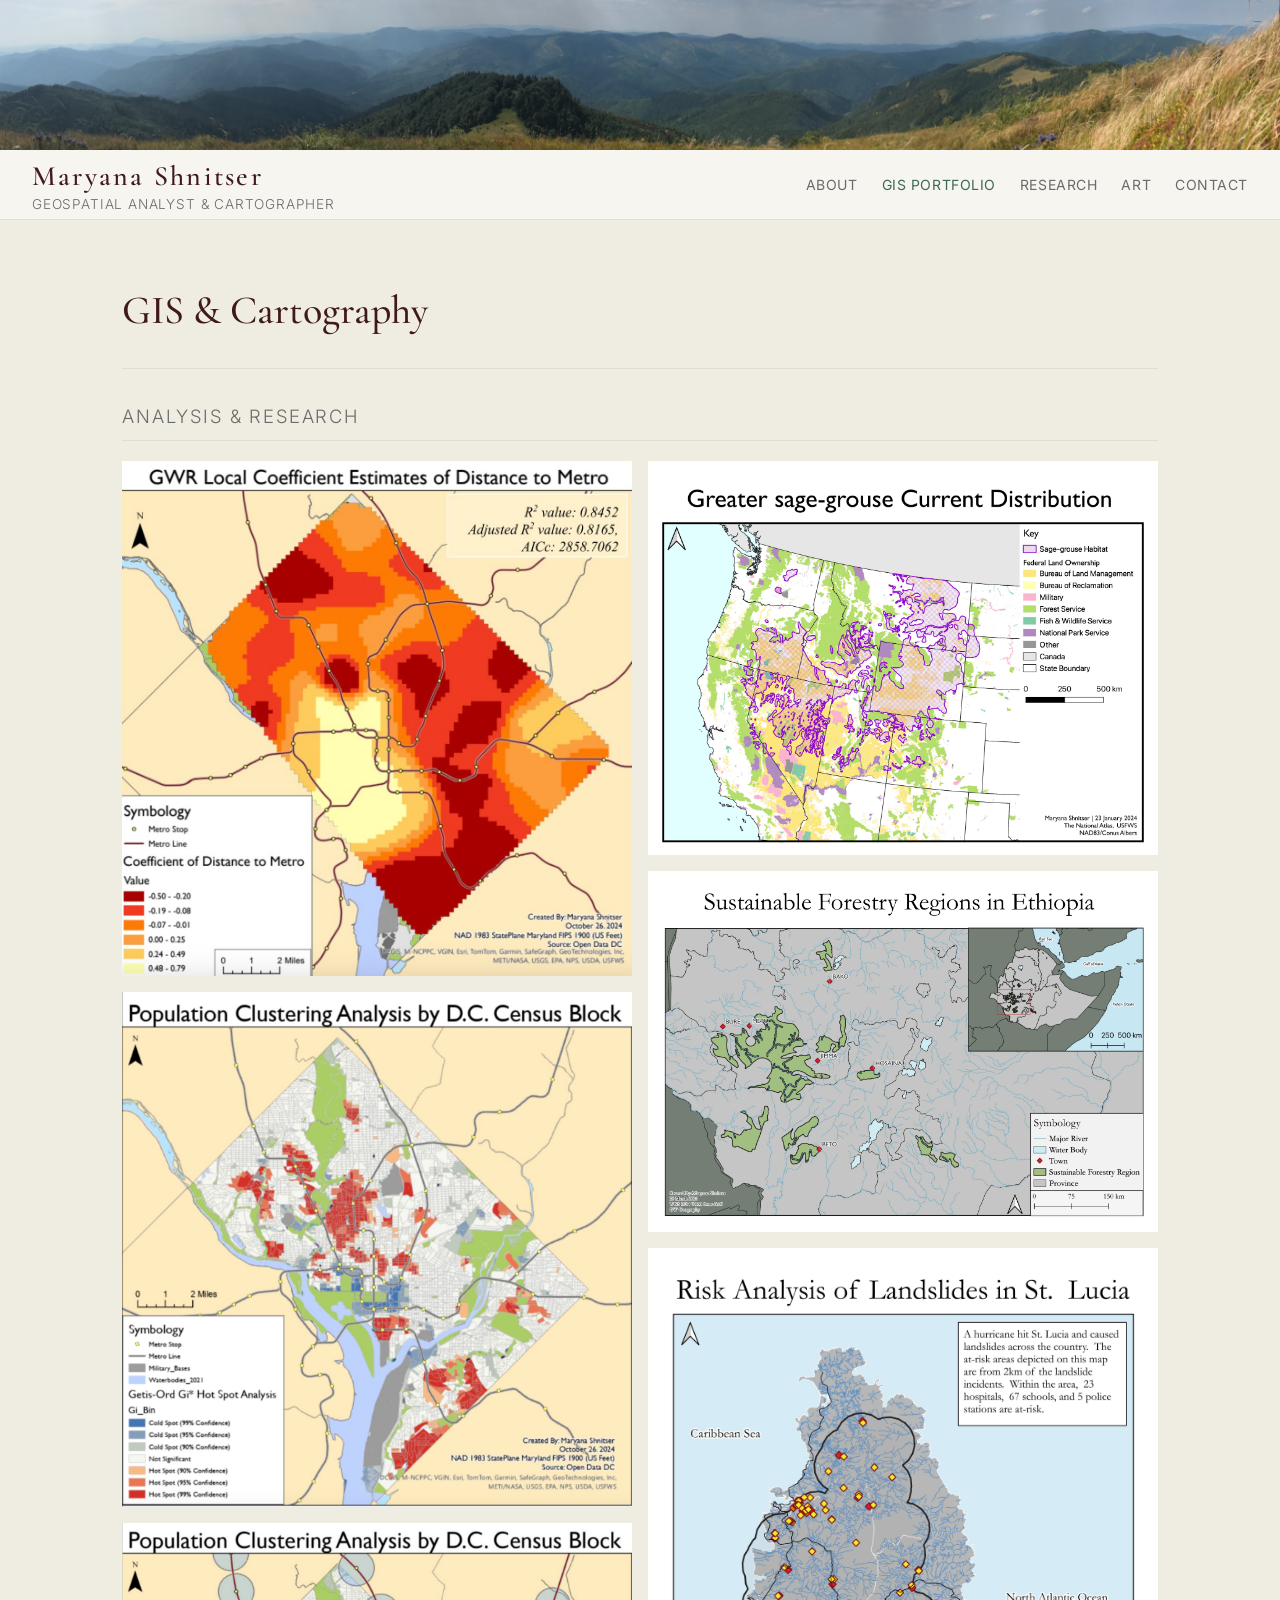
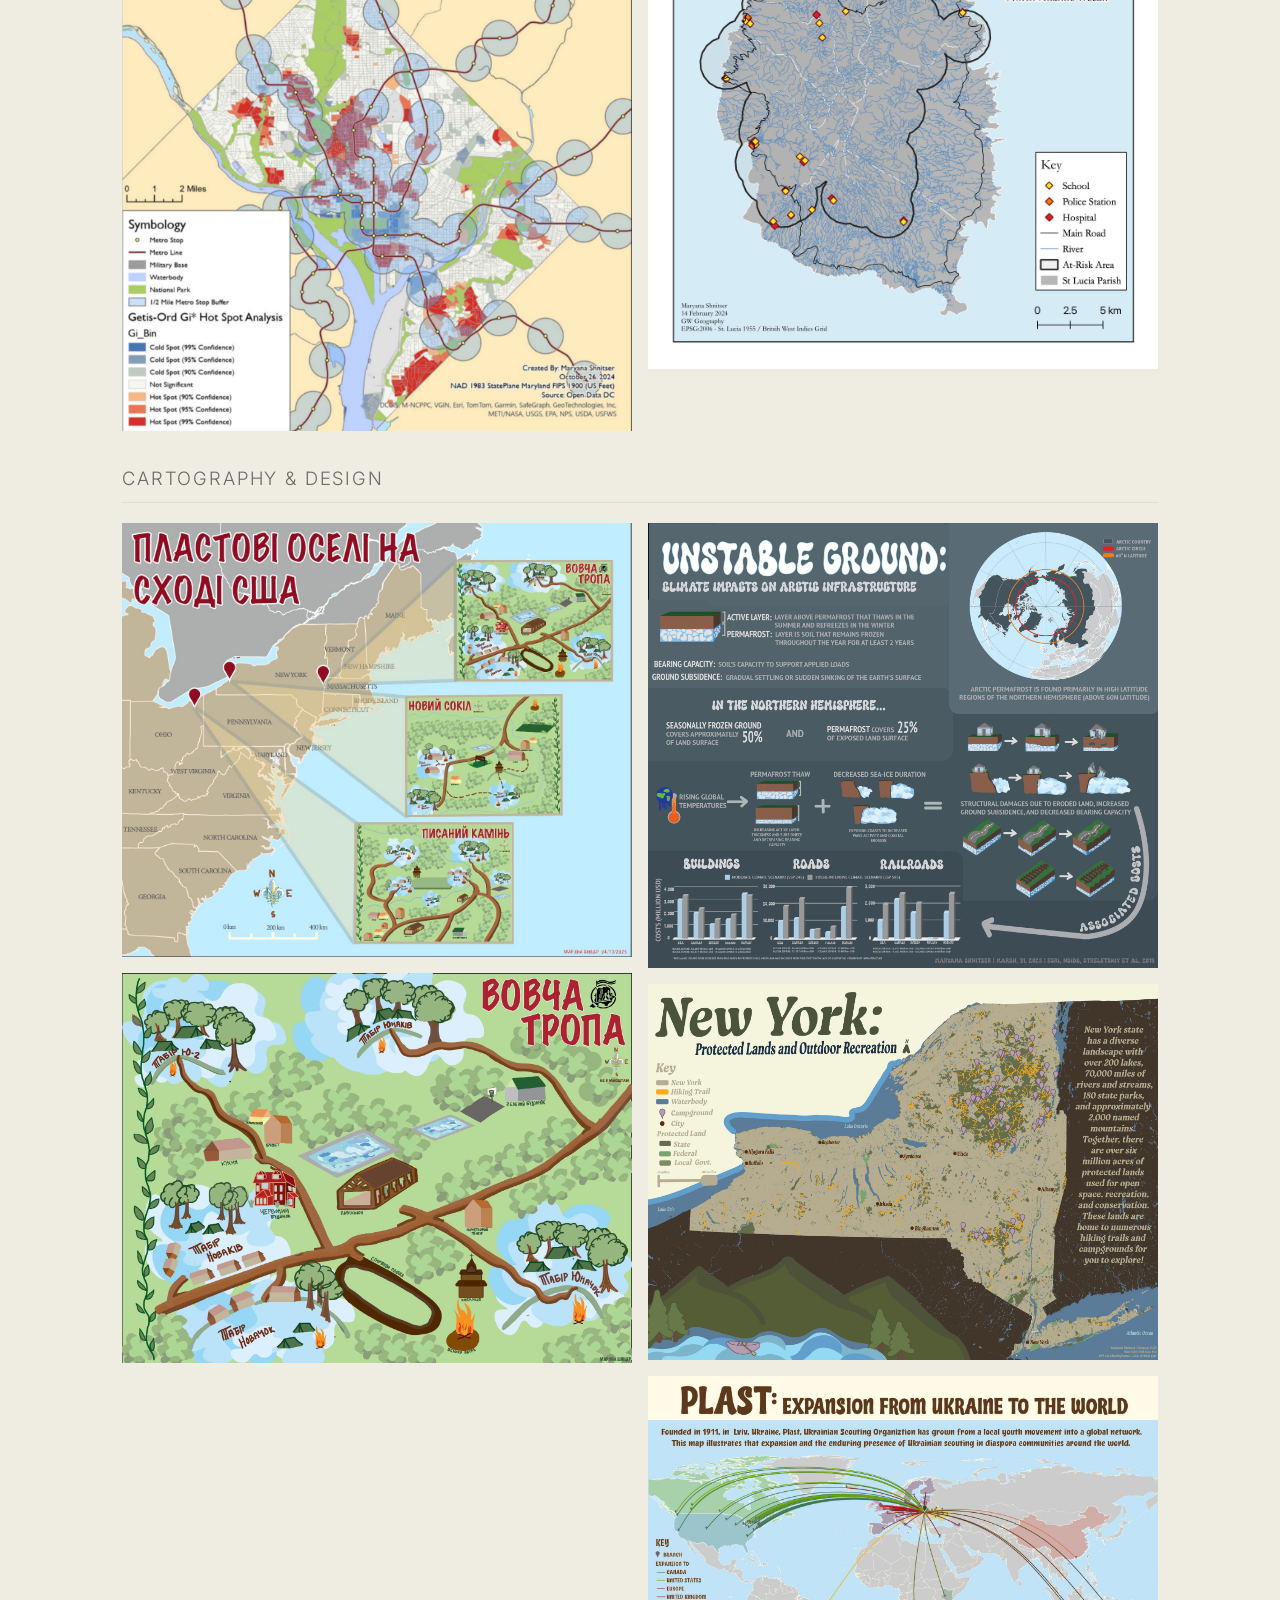
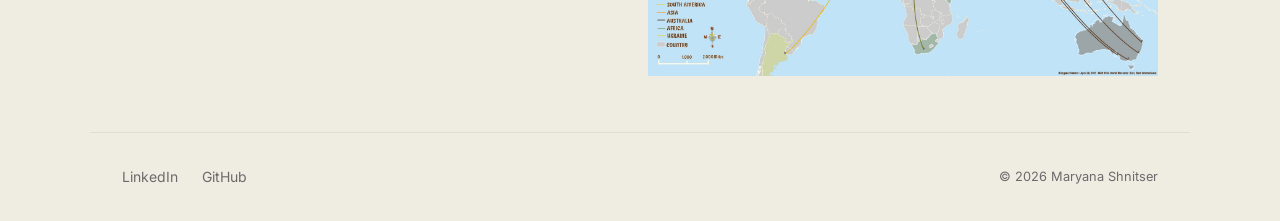
<file: portfolio/portfolio.html>
<!DOCTYPE html>
<html lang="en">
<head>
  <meta charset="UTF-8" />
  <meta name="viewport" content="width=device-width, initial-scale=1.0" />
  <title>GIS Portfolio | Maryana Shnitser</title>
  <link rel="stylesheet" href="css/style.css" />
  <link rel="icon" href="images/art7.jpg" />
  <link href="https://fonts.googleapis.com/css2?family=Cormorant+Garamond:wght@400;500;600&family=Inter:wght@300;400;500&display=swap" rel="stylesheet" />
  <style>
    .page-header {
      margin-bottom: 2rem;
      border-bottom: 1px solid var(--color-border);
      padding-bottom: 1.5rem;
    }
    .page-header h1 {
      font-family: var(--font-display);
      font-size: 2.5rem;
      font-weight: 500;
    }

    .section-label {
      font-size: 1.15rem;
      text-transform: uppercase;
      letter-spacing: 0.1em;
      color: var(--color-muted);
      font-weight: 300;
      margin: 2rem 0 1.25rem;
      padding-bottom: 0.5rem;
      border-bottom: 1px solid var(--color-border);
    }

    .projects {
      columns: 2;
      gap: 1rem;
    }

    .project-card {
      break-inside: avoid;
      margin-bottom: 1rem;
      border: none;
      background: transparent;
    }

    .project-card img {
      width: 100%;
      object-fit: contain;
    }

    .project-card img:hover {
      opacity: 0.85;
    }

    @media (max-width: 768px) {
      .projects { columns: 2; }
    }
  </style>
</head>
<body>

  <div class="banner">
    <img src="images/banner.png" alt="" />
  </div>

  <nav>
    <div class="nav-name">
      <a href="index.html">Maryana Shnitser</a>
      <p>Geospatial Analyst & Cartographer</p>
    </div>
    <ul>
      <li><a href="index.html">About</a></li>
      <li><a href="portfolio.html" class="active">GIS Portfolio</a></li>
      <li><a href="research.html">Research</a></li>
      <li><a href="art.html">Art</a></li>
      <li><a href="contact.html">Contact</a></li>
    </ul>
  </nav>

  <main>
    <div class="page-header">
      <h1>GIS & Cartography</h1>
    </div>

    <p class="section-label">Analysis & Research</p>

    <div class="projects">
      <div class="project-card">
        <img src="images/gis7.jpg" alt="" />
      </div>
      <div class="project-card">
        <img src="images/pop.jpg" alt="" />
      </div>
      <!-- Add more analysis project cards here -->
      <div class="project-card">
        <img src="images/pop2.jpg" alt="" />
      </div>   
      <div class="project-card">
        <img src="images/gis5.jpg" alt="" />
      </div>  
      <div class="project-card">
        <img src="images/gis9.jpg" alt="" />
      </div>
      <div class="project-card">
        <img src="images/gis10.jpg" alt="" />
      </div>
      </div>
    </div>


    <p class="section-label">Cartography & Design</p>

    <div class="projects">
      <div class="project-card">
        <img src="images/gis1.jpg" alt="" />
      </div>
      <div class="project-card">
        <img src="images/gis4.jpg" alt="" />
      </div>
      <div class="project-card">
        <img src="images/gis2.jpg" alt="" />
      </div>
      <div class="project-card">
        <img src="images/gis6.jpg" alt="" />
      </div>
      <div class="project-card">
        <img src="images/gis8.jpg" alt="" />
      </div>

    </div>

  </main>

<footer>
  <div style="display: flex; gap: 1.5rem;">
    <a href="https://www.linkedin.com/in/maryana-shnitser-17753b220" target="_blank">LinkedIn</a>
    <a href="https://github.com/maryanashnitser" target="_blank">GitHub</a>
  </div>
  <p>© 2026 Maryana Shnitser</p>
</footer>

</body>
</html>
</file>
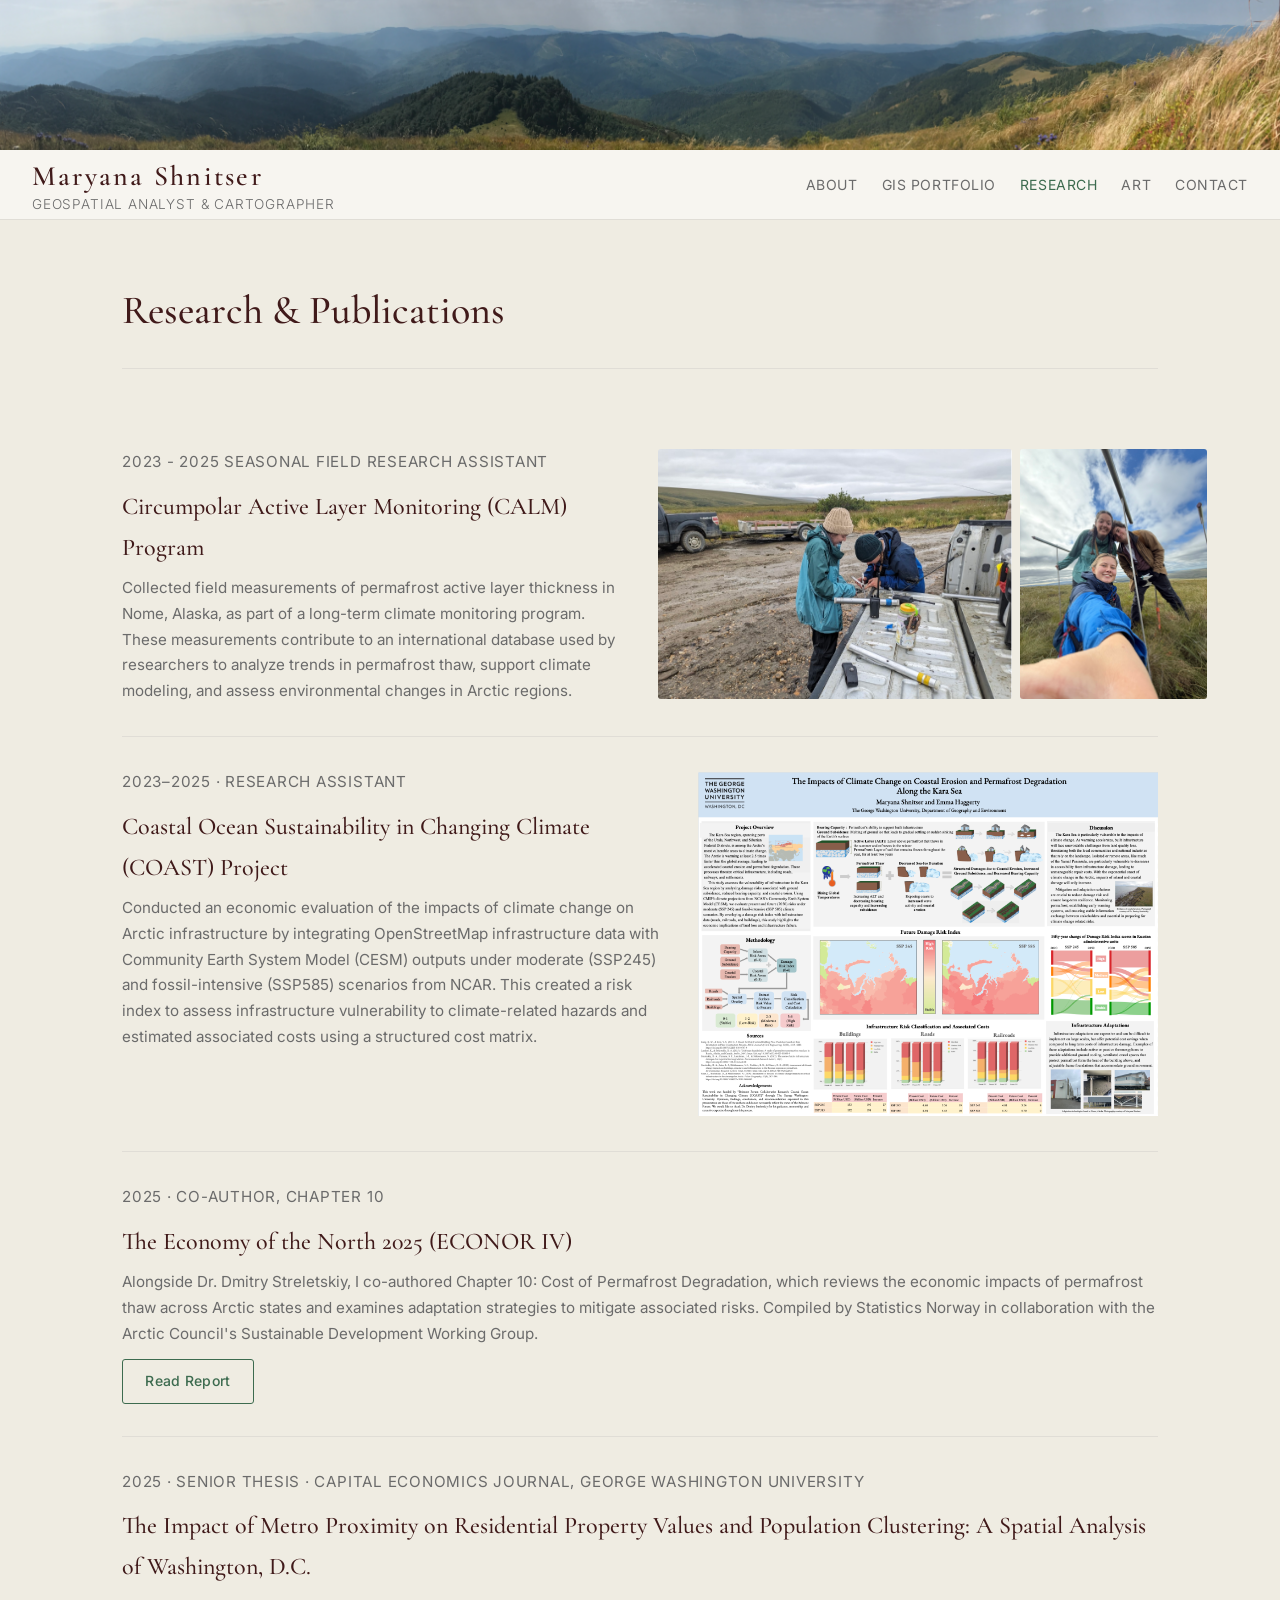
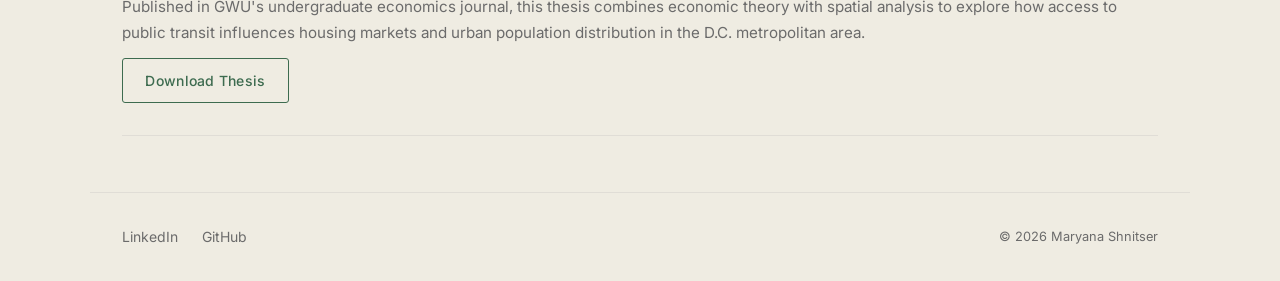
<file: portfolio/research.html>
<!DOCTYPE html>
<html lang="en">
<head>
  <meta charset="UTF-8" />
  <meta name="viewport" content="width=device-width, initial-scale=1.0" />
  <title>Research | Maryana Shnitser</title>
  <link rel="stylesheet" href="css/style.css" />
  <link rel="icon" href="images/art7.jpg" />
  <link href="https://fonts.googleapis.com/css2?family=Cormorant+Garamond:wght@400;500;600&family=Inter:wght@300;400;500&display=swap" rel="stylesheet" />
  <style>
    .page-header { margin-bottom: 3rem; border-bottom: 1px solid var(--color-border); padding-bottom: 1.5rem; }
    .page-header h1 { font-family: var(--font-display); font-size: 2.5rem; font-weight: 500; }
    .page-header p { color: var(--color-muted); margin-top: 0.5rem; }

    .research-item {
      padding: 2rem 0;
      border-bottom: 1px solid var(--color-border);
      max-width: px;
    }
    .research-item h2 {
      font-family: var(--font-display);
      font-size: 1.5rem;
      font-weight: 500;
      margin-bottom: 0.4rem;
    }
    .research-meta {
      font-size: 0.8rem;
      color: var(--color-accent);
      letter-spacing: 0.05em;
      text-transform: uppercase;
      margin-bottom: 0.75rem;
    }
    .research-item p {
      color: var(--color-muted);
      font-size: 0.95rem;
      line-height: 1.7;
    }
    .research-row {
  display: flex;
  gap: 2rem;
  align-items: start;
}

.research-text {
  flex: 1;
}

.research-photo {
  width: 500px;
  flex-shrink: 0;
  display: flex;
  flex-direction: row;
  gap: 0.5rem;
}

.research-photo img {
  width: 100%;
  height: 250px;
  object-fit: cover;
  border-radius: 3px;
}

.research-photo1 {
  width: 460px;
  flex-shrink: 0;
  display: flex;
  flex-direction: column;
  gap: 0.5rem;
}

.research-photo1 img {
  width: 100%;
  height: 350px;
  object-fit: contain;
  border-radius: 3px;
}

  </style>
</head>
<body>

    <div class="banner">
    <img src="images/banner.png" alt="" />
  </div>

  <nav>
    <div class="nav-name">
      <a href="index.html">Maryana Shnitser</a>
      <p>Geospatial Analyst & Cartographer</p>
    </div>
    <ul>
      <li><a href="index.html">About</a></li>
      <li><a href="portfolio.html">GIS Portfolio</a></li>
      <li><a href="research.html" class="active">Research</a></li>
      <li><a href="art.html">Art</a></li>
      <li><a href="contact.html">Contact</a></li>
    </ul>
  </nav>

  <main>
    <div class="page-header">
      <h1>Research & Publications</h1>
    </div>


<div class="research-item">
  <div class="research-row">
    <div class="research-text">
      <p class="research-meta">2023 - 2025 Seasonal Field Research Assistant</p>
      <h2>Circumpolar Active Layer Monitoring (CALM) Program</h2>
      <p>Collected field measurements of permafrost active layer thickness in Nome, Alaska,
        as part of a long-term climate monitoring program. These measurements contribute to
        an international database used by researchers to analyze trends in permafrost thaw,
        support climate modeling, and assess environmental changes in Arctic regions.
      </p>
    </div>
    <div class="research-photo">
      <img src="images/calm.jpg" alt="2023 CALM field research" />
      <img src="images/calm1.jpg" alt="2025 CALM field research" />
    </div>
  </div>
</div>

<div class="research-item">
  <div class="research-row">
    <div class="research-text">
      <p class="research-meta">2023–2025 · Research Assistant</p>
      <h2>Coastal Ocean Sustainability in Changing Climate (COAST) Project</h2>
      <p>Conducted an economic evaluation of the impacts of climate change on Arctic infrastructure by integrating OpenStreetMap infrastructure data with Community Earth System Model (CESM) outputs under moderate (SSP245) and fossil-intensive (SSP585) scenarios from NCAR. This created a risk index to assess infrastructure vulnerability to climate-related hazards and estimated associated costs using a structured cost matrix.</p>
    </div>
    <div class="research-photo1">
      <img src="images/coast.png" alt="COAST project" />
    </div>
  </div>
</div>

<div class="research-item">
  <div class="research-row">
    <div class="research-text">
      <p class="research-meta">2025 · Co-author, Chapter 10</p>
      <h2>The Economy of the North 2025 (ECONOR IV)</h2>
      <p>Alongside Dr. Dmitry Streletskiy, I co-authored Chapter 10: Cost of Permafrost Degradation, which reviews the economic impacts of permafrost thaw across Arctic states and examines adaptation strategies to mitigate associated risks. Compiled by Statistics Norway in collaboration with the Arctic Council's Sustainable Development Working Group.</p>
      <a href="https://www.ssb.no/natur-og-miljo/miljoregnskap/artikler/the-economy-of-the-north--econor-2025/_/attachment/inline/272dc674-b6ee-44ef-85d6-7900a445123d:a2e5f3ad50def1799825100a4b86b1a167a41823/SA180_ECONOR2025_low.pdf" target="_blank" class="btn btn-outline" style="margin-top:0.75rem; display:inline-block;">Read Report</a>
    </div>
   <!-- <div class="research-photo1">
      <img src="images/econor3.jpg"alt="ECONOR IV report" />
      <img src="images/econor2.png" alt="ECONOR IV report" /> 
    </div> -->
  </div>
</div>


<div class="research-item">
  <div class="research-row">
    <div class="research-text">
      <p class="research-meta">2025 · Senior Thesis · Capital Economics Journal, George Washington University</p>
      <h2>The Impact of Metro Proximity on Residential Property Values and Population Clustering: A Spatial Analysis of Washington, D.C.</h2>
      <p>Published in GWU's undergraduate economics journal, this thesis combines economic theory with spatial analysis to explore how access to public transit influences housing markets and urban population distribution in the D.C. metropolitan area.</p>
      <a href="https://www.gwuues.org/_files/ugd/af29b4_5460fbffe7e44a9c9c7c55cb66b73588.pdf" target="_blank" class="btn btn-outline" style="margin-top:0.75rem; display:inline-block;">Download Thesis</a>
    </div>
  </div>
</div>

  </main>

<footer>
  <div style="display: flex; gap: 1.5rem;">
    <a href="https://www.linkedin.com/in/maryana-shnitser-17753b220" target="_blank">LinkedIn</a>
    <a href="https://github.com/maryanashnitser" target="_blank">GitHub</a>
  </div>
  <p>© 2026 Maryana Shnitser</p>
</footer>

</body>
</html>
</file>
<file: css/style.css>
/* 

MARYANA SHNITSER — PORTFOLIO STYLESHEET

*/

:root {

/* ----------------------------------------------------------------
Colors, fonts, spacing
---------------------------------------------------------------- */


  --color-bg:        #efece2;  
  --color-surface:   #F7F5F0;   
  --color-text:      #401a1a;   
  --color-muted:     #6B6B6B;   
  --color-accent:    #3D6B4F;  
  --color-accent-lt: #EAF1EC;   
  --color-border:    #E0DDD6;  

  --font-display: 'Cormorant Garamond', Georgia, serif;  
  --font-body:    'Inter', system-ui, sans-serif;        

  --max-width: 1100px;
  --nav-height: 70px;
}


/* ----------------------------------------------------------------
Reset and base styles
---------------------------------------------------------------- */
*, *::before, *::after {
  box-sizing: border-box;
  margin: 0;
  padding: 0;
}

html {
  scroll-behavior: smooth;
}

body {
  background-color: var(--color-bg);
  color: var(--color-text);
  font-family: var(--font-body);
  font-size: 16px;
  line-height: 1.7;
}

img {
  display: block;
  max-width: 100%;
  height: auto;
}

a {
  color: var(--color-accent);
  text-decoration: none;
}

a:hover {
  text-decoration: underline;
}

.banner {
  width: 100%;
  max-height: 200px;     
  overflow: hidden;
}

.banner img {
  width: 100%;
  height: 150px;         
  object-fit: cover;   
  object-position: center;  
}

/* ----------------------------------------------------------------
Navigation bar
---------------------------------------------------------------- */
nav {
  position: sticky;        
  top: 0;
  z-index: 100;
  background: var(--color-surface);
  border-bottom: 1px solid var(--color-border);
  height: var(--nav-height);
  display: flex;
  align-items: center;
  justify-content: space-between;
  padding: 0 2rem;
  max-width: 100%;
}

.nav-name a {
  color: var(--color-text);
  text-decoration: none;
}

.nav-name a:hover {
  color: var(--color-text);
}

.nav-name {
  font-family: var(--font-display);
  color: var(--color-text);
  font-size: 1.75rem;
  font-weight: 550;
  letter-spacing: 0.08em;
  /*text-transform: uppercase;*/
}
.nav-name p {
  font-family: var(--font-body);
  font-weight: 300;
  font-size: 0.85rem;
  letter-spacing: 0.06em;
  text-transform: uppercase;
  color: var(--color-muted);
  margin-top: -0.5rem;
}

.nav-name:hover {
  text-decoration: none;
  color: var(--color-accent);
}

nav ul {
  list-style: none;
  display: flex;
  gap: 1.5rem;
}

nav ul a {
  font-size: 0.875rem;
  font-weight: 400;
  color: var(--color-muted);
  letter-spacing: 0.04em;
  text-transform: uppercase;
  transition: color 0.2s;
}

nav ul a:hover,
nav ul a.active {
  color: var(--color-accent);
  text-decoration: none;
}

/* ----------------------------------------------------------------
Main Layout 
---------------------------------------------------------------- */
main {
  max-width: var(--max-width);
  margin: 0 auto;
  padding: 3.5rem 2rem;
}

/* ----------------------------------------------------------------
About Section (side by side photo and text)
---------------------------------------------------------------- */
.about {
  display: grid;
  grid-template-columns: 350px 1fr;  
  gap: 4rem;
  align-items: start;
  margin-bottom: 5rem;
}

.about-photo img {
  width: 100%;
  border-radius: 10px;
  object-fit: cover;
  aspect-ratio: 2/3;             
  filter: saturate(1);        
  margin-top: 10px;
}

.about-text h1 {
  font-family: var(--font-display);
  font-size: 2.25rem;
  font-weight: 400;
  line-height: 1.25;
  margin-bottom: 1.25rem;
  color: var(--color-text);
}

.about-text p {
  margin-bottom: 1.25rem;
  color: var(--color-text);
  font-size: 1rem;
}

.about-text strong {
  font-weight: 500;
  color: var(--color-accent);
}


.about-buttons {
  display: flex;
  gap: 1rem;
  flex-wrap: wrap;
  margin-top: 2rem;
}


/* ----------------------------------------------------------------
Buttons (Contact, Resume, CV)
---------------------------------------------------------------- */
.btn {
  display: inline-block;
  padding: 0.6rem 1.4rem;
  border-radius: 3px;
  font-size: 0.875rem;
  font-family: var(--font-body);
  font-weight: 500;
  letter-spacing: 0.02em;
  transition: background 0.2s, color 0.2s, border-color 0.2s;
  background: var(--color-accent);
  color: #fff;
  border: 1.5px solid var(--color-accent);
}

.btn:hover {
  background: #2d5239;
  border-color: #2d5239;
  text-decoration: none;
  color: #fff;
}

.btn-outline {
  background: transparent;
  color: var(--color-accent);
}

.btn-outline:hover {
  background: var(--color-accent-lt);
  color: var(--color-accent);
  border-color: var(--color-accent);
}


/* ----------------------------------------------------------------
Personal About Section 
---------------------------------------------------------------- */
.personal {
  border-top: 1px solid var(--color-border);
  /*border-bottom: 1px solid var(--color-border);*/
  padding: 2.5rem 0;
  margin-bottom: 2.5rem;
  
  text-align: center
}

.personal p {
  color: var(--color-muted);
  /* font-style: italic; */
  font-size: 1rem;
  line-height: 1.8;
}


/* ----------------------------------------------------------------
Personal Photos 
---------------------------------------------------------------- */
.gallery {
  display: grid;
  grid-template-columns: repeat(3, 1fr);   /* 3 columns of photos */
  gap: 1rem;
}

.photo-item img {
  width: 100%;
  aspect-ratio: 3/4;
  object-fit: cover;
  border-radius: 3px;
  transition: opacity 0.2s;
}

.photo-item img:hover {
  opacity: 0.88;
}


/* ----------------------------------------------------------------
Footer
---------------------------------------------------------------- */
footer {
  border-top: 1px solid var(--color-border);
  padding: 2rem;
  display: flex;
  align-items: center;
  justify-content: space-between;
  max-width: var(--max-width);
  margin: 0 auto;
}

footer a {
  font-size: 0.875rem;
  color: var(--color-muted);
}

footer p {
  font-size: 0.8rem;
  color: var(--color-muted);
}


/* ----------------------------------------------------------------
RESPONSIVE TO SCREEN SIZE 
---------------------------------------------------------------- */
@media (max-width: 768px) {
  .about {
    grid-template-columns: 1fr;
    gap: 2rem;
  }

  .about-photo img {
    max-width: 220px;
    margin: 0 auto;
  }

  .gallery {
    grid-template-columns: repeat(2, 1fr);
  }

  nav ul {
    gap: 1rem;
    flex-wrap: wrap;
    width: 100%;
  }

  /* --- NAV FIX (new) --- */
  nav {
    height: auto;
    flex-direction: column;
    align-items: flex-start;
    gap: 0.75rem;
    padding: 1rem 1.25rem;
  }

  .nav-name {
    font-size: 1.4rem;
  }

  .nav-name p {
    margin-top: 0.15rem;
    white-space: normal;
  }

  nav ul a {
    font-size: 0.8rem;
  }
}
</file>
<file: portfolio/css/style.css>
/* 

MARYANA SHNITSER — PORTFOLIO STYLESHEET

*/

:root {

/* ----------------------------------------------------------------
Colors, fonts, spacing
---------------------------------------------------------------- */


  --color-bg:        #efece2;  
  --color-surface:   #F7F5F0;   
  --color-text:      #401a1a;   
  --color-muted:     #6B6B6B;   
  --color-accent:    #3D6B4F;  
  --color-accent-lt: #EAF1EC;   
  --color-border:    #E0DDD6;  

  --font-display: 'Cormorant Garamond', Georgia, serif;  
  --font-body:    'Inter', system-ui, sans-serif;        

  --max-width: 1100px;
  --nav-height: 70px;
}


/* ----------------------------------------------------------------
Reset and base styles
---------------------------------------------------------------- */
*, *::before, *::after {
  box-sizing: border-box;
  margin: 0;
  padding: 0;
}

html {
  scroll-behavior: smooth;
}

body {
  background-color: var(--color-bg);
  color: var(--color-text);
  font-family: var(--font-body);
  font-size: 16px;
  line-height: 1.7;
}

img {
  display: block;
  max-width: 100%;
  height: auto;
}

a {
  color: var(--color-accent);
  text-decoration: none;
}

a:hover {
  text-decoration: underline;
}

.banner {
  width: 100%;
  max-height: 200px;     
  overflow: hidden;
}

.banner img {
  width: 100%;
  height: 150px;         
  object-fit: cover;   
  object-position: center;  
}

/* ----------------------------------------------------------------
Navigation bar
---------------------------------------------------------------- */
nav {
  position: sticky;        
  top: 0;
  z-index: 100;
  background: var(--color-surface);
  border-bottom: 1px solid var(--color-border);
  height: var(--nav-height);
  display: flex;
  align-items: center;
  justify-content: space-between;
  padding: 0 2rem;
  max-width: 100%;
}

.nav-name a {
  color: var(--color-text);
  text-decoration: none;
}

.nav-name a:hover {
  color: var(--color-text);
}

.nav-name {
  font-family: var(--font-display);
  color: var(--color-text);
  font-size: 1.75rem;
  font-weight: 550;
  letter-spacing: 0.08em;
  /*text-transform: uppercase;*/
}
.nav-name p {
  font-family: var(--font-body);
  font-weight: 300;
  font-size: 0.85rem;
  letter-spacing: 0.06em;
  text-transform: uppercase;
  color: var(--color-muted);
  margin-top: -0.5rem;
}

.nav-name:hover {
  text-decoration: none;
  color: var(--color-accent);
}

nav ul {
  list-style: none;
  display: flex;
  gap: 1.5rem;
}

nav ul a {
  font-size: 0.875rem;
  font-weight: 400;
  color: var(--color-muted);
  letter-spacing: 0.04em;
  text-transform: uppercase;
  transition: color 0.2s;
}

nav ul a:hover,
nav ul a.active {
  color: var(--color-accent);
  text-decoration: none;
}

/* ----------------------------------------------------------------
Main Layout 
---------------------------------------------------------------- */
main {
  max-width: var(--max-width);
  margin: 0 auto;
  padding: 3.5rem 2rem;
}

/* ----------------------------------------------------------------
About Section (side by side photo and text)
---------------------------------------------------------------- */
.about {
  display: grid;
  grid-template-columns: 350px 1fr;  
  gap: 4rem;
  align-items: start;
  margin-bottom: 5rem;
}

.about-photo img {
  width: 100%;
  border-radius: 10px;
  object-fit: cover;
  aspect-ratio: 2/3;             
  filter: saturate(1);        
  margin-top: 10px;
}

.about-text h1 {
  font-family: var(--font-display);
  font-size: 2.25rem;
  font-weight: 400;
  line-height: 1.25;
  margin-bottom: 1.25rem;
  color: var(--color-text);
}

.about-text p {
  margin-bottom: 1.25rem;
  color: var(--color-text);
  font-size: 1rem;
}

.about-text strong {
  font-weight: 500;
  color: var(--color-accent);
}


.about-buttons {
  display: flex;
  gap: 1rem;
  flex-wrap: wrap;
  margin-top: 2rem;
}


/* ----------------------------------------------------------------
Buttons (Contact, Resume, CV)
---------------------------------------------------------------- */
.btn {
  display: inline-block;
  padding: 0.6rem 1.4rem;
  border-radius: 3px;
  font-size: 0.875rem;
  font-family: var(--font-body);
  font-weight: 500;
  letter-spacing: 0.02em;
  transition: background 0.2s, color 0.2s, border-color 0.2s;
  background: var(--color-accent);
  color: #fff;
  border: 1.5px solid var(--color-accent);
}

.btn:hover {
  background: #2d5239;
  border-color: #2d5239;
  text-decoration: none;
  color: #fff;
}

.btn-outline {
  background: transparent;
  color: var(--color-accent);
}

.btn-outline:hover {
  background: var(--color-accent-lt);
  color: var(--color-accent);
  border-color: var(--color-accent);
}


/* ----------------------------------------------------------------
Personal About Section 
---------------------------------------------------------------- */
.personal {
  border-top: 1px solid var(--color-border);
  /*border-bottom: 1px solid var(--color-border);*/
  padding: 2.5rem 0;
  margin-bottom: 2.5rem;
  
  text-align: center
}

.personal p {
  color: var(--color-muted);
  /* font-style: italic; */
  font-size: 1rem;
  line-height: 1.8;
}


/* ----------------------------------------------------------------
Personal Photos 
---------------------------------------------------------------- */
.gallery {
  display: grid;
  grid-template-columns: repeat(3, 1fr);   /* 3 columns of photos */
  gap: 1rem;
}

.photo-item img {
  width: 100%;
  aspect-ratio: 3/4;
  object-fit: cover;
  border-radius: 3px;
  transition: opacity 0.2s;
}

.photo-item img:hover {
  opacity: 0.88;
}


/* ----------------------------------------------------------------
Footer
---------------------------------------------------------------- */
footer {
  border-top: 1px solid var(--color-border);
  padding: 2rem;
  display: flex;
  align-items: center;
  justify-content: space-between;
  max-width: var(--max-width);
  margin: 0 auto;
}

footer a {
  font-size: 0.875rem;
  color: var(--color-muted);
}

footer p {
  font-size: 0.8rem;
  color: var(--color-muted);
}


/* ----------------------------------------------------------------
RESPONSIVE TO SCREEN SIZE 
---------------------------------------------------------------- */
@media (max-width: 768px) {
  .about {
    grid-template-columns: 1fr;   /* stack photo above text on mobile */
    gap: 2rem;
  }

  .about-photo img {
    max-width: 220px;
    margin: 0 auto;
  }

  .gallery {
    grid-template-columns: repeat(2, 1fr);
  }

  nav ul {
    gap: 1rem;
  }
}
</file>
